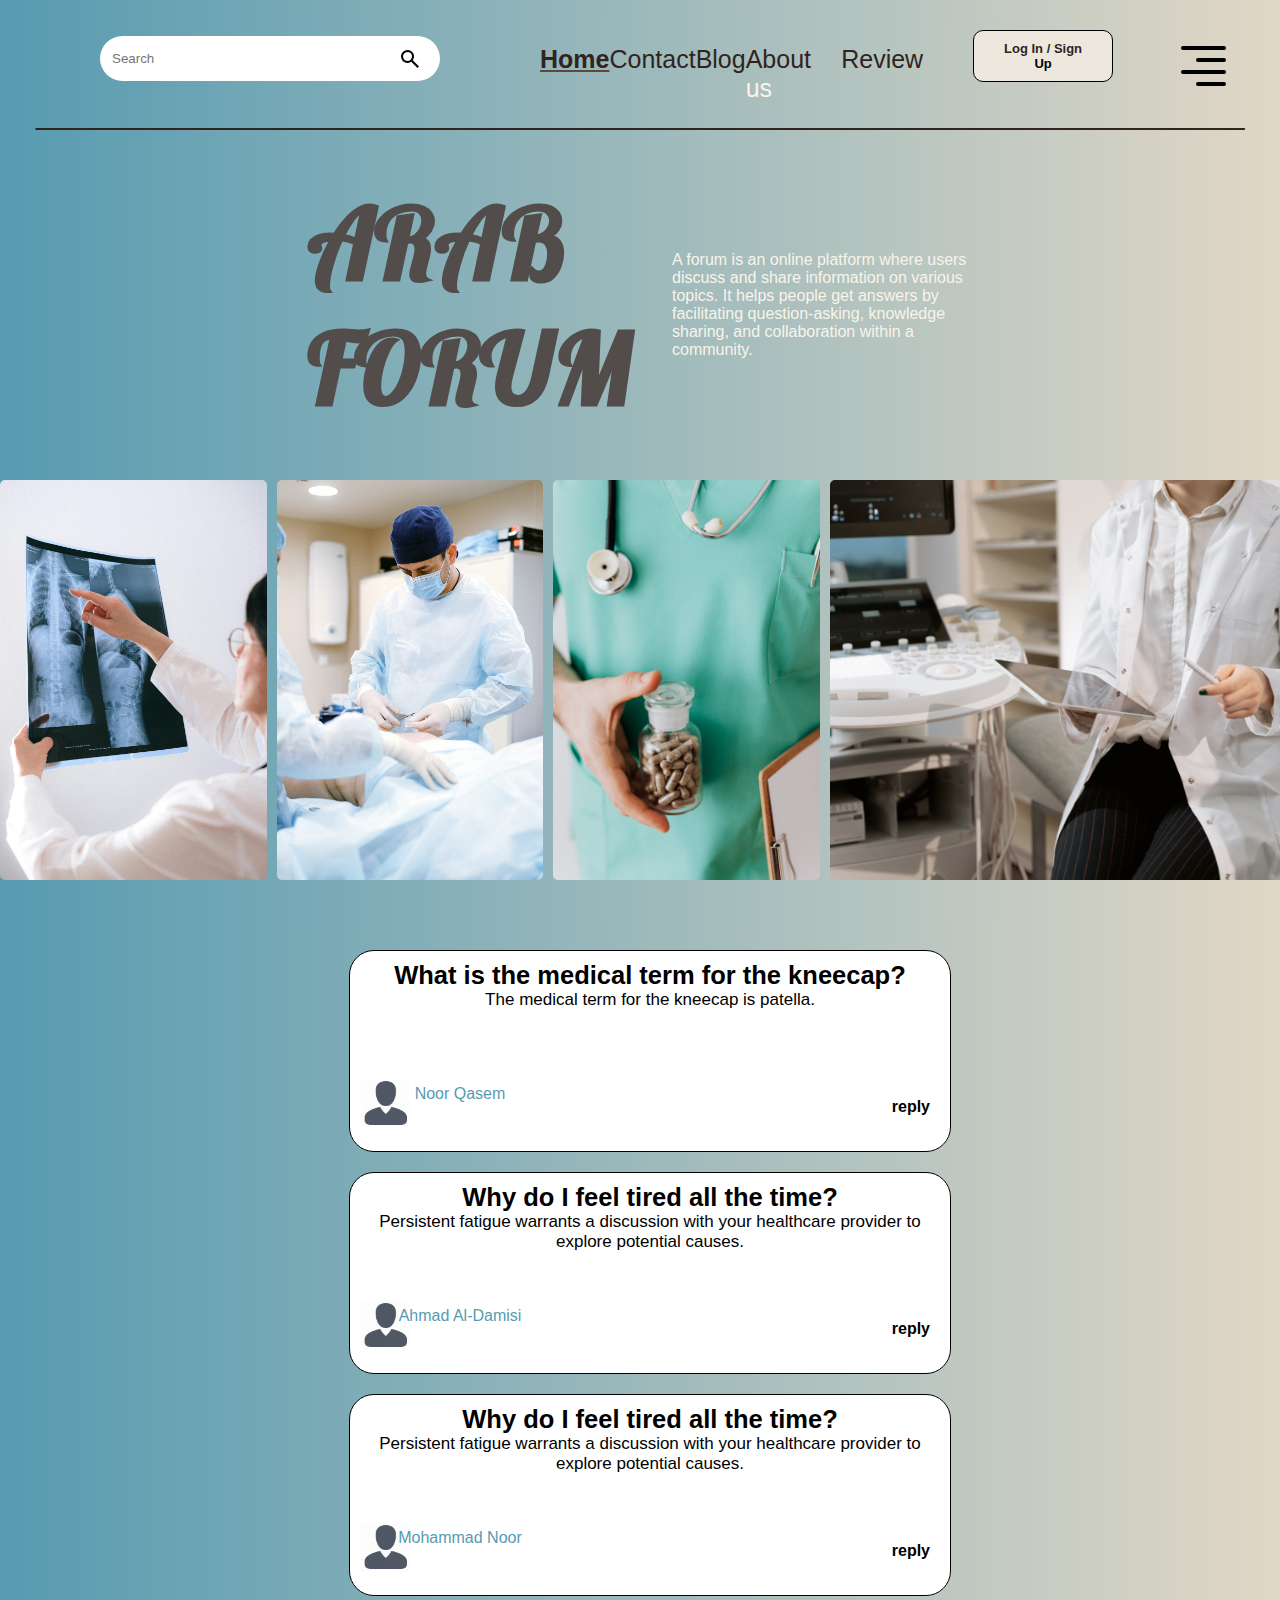
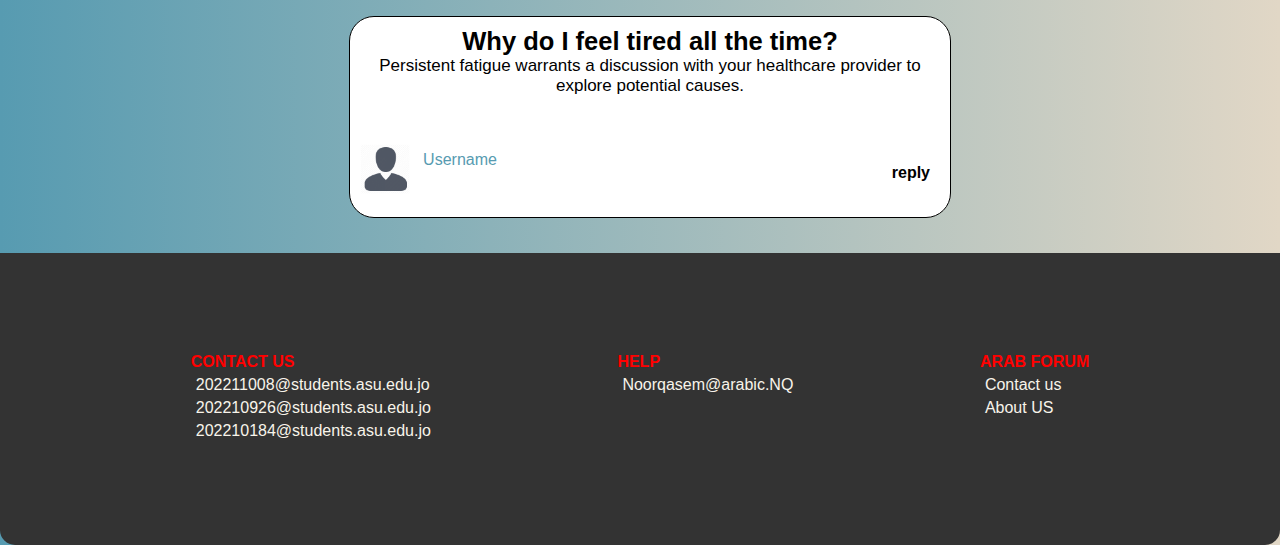
<file: index.html>
<!DOCTYPE html>
<html lang="en">
  <head>
    <meta charset="UTF-8" />
    <meta name="viewport" content="width=device-width, initial-scale=1.0" />
    <title>index</title>
    <link rel="stylesheet" href="index.css" />
  </head>

  <body>
    <div class="flexbox-container">
      <div class="flexbox-item flexbox-item-1">
        <a class="website-name">
          <div class="search">
            <input class="in" placeholder="Search" type="search" />
            <img
              style="width: 24px; height: 24px"
              class="searchicon"
              src="search_FILL0_wght400_GRAD0_opsz24.png"
              alt=""
            />
          </div>
        </a>
      </div>
      <div class="flexbox-item flexbox-item-2">
        <nav>
          <a href="index.html" class="current-page">Home</a>
          <a href="contact.html" class="cheek">Contact</a>
          <a href="blog.html" class="cheek">Blog</a>
          <a href="about.html" class="cheek">About us</a>
          <a href="review.html" class="cheek">Review</a>
        </nav>
      </div>
      <div class="flexbox-item flexbox-item-3">
        <a href="longin.html" class="login-button">Log In / Sign Up</a>
      </div>
      <div class="flexbox-item flexbox-item-4" onclick="toggleSideMenu()">
        <div class="hamburger-menu">
          <div class="bar1"></div>
          <div class="bar2"></div>
          <div class="bar1"></div>
          <div class="bar2"></div>
        </div>
      </div>
    </div>
    <div class="Divider"></div>
    <!-- <h1 style="color: #524D4B; font-size: 104px;">PROJECTS</h1> -->

    <div class="flexbox-container2">
      <div class="flexbox-item2 flexbox-item2-1">
        <h1>ARAB FORUM</h1>
      </div>
      <div class="flexbox-item2 flexbox-item2-2">
        <p>
          A forum is an online platform where users discuss and share
          information on various topics. It helps people get answers by
          facilitating question-asking, knowledge sharing, and collaboration
          within a community.
        </p>
      </div>
    </div>

    <div class="scroll-container">
      <div class="scroll-content">
        <img src="Pic(0).jpg" alt="Pic 0" />
        <img src="Pic(1).jpg" alt="Pic 1" />
        <img src="Pic(2).jpg" alt="Pic 2" />
        <img src="Pic(3).jpg" alt="Pic 3" />
        <img src="Pic(4).jpg" alt="Pic 4" />
        <img src="Pic(5).jpg" alt="Pic 5" />
        <img src="Pic(6).jpg" alt="Pic 6" />
        <img src="Pic(7).jpg" alt="Pic 7" />
        <img src="Pic(0).jpg" alt="Pic 0" />
        <img src="Pic(1).jpg" alt="Pic 1" />
        <img src="Pic(2).jpg" alt="Pic 2" />
        <img src="Pic(3).jpg" alt="Pic 3" />
        <img src="Pic(4).jpg" alt="Pic 4" />
        <img src="Pic(5).jpg" alt="Pic 5" />
        <img src="Pic(6).jpg" alt="Pic 6" />
        <img src="Pic(7).jpg" alt="Pic 7" />
      </div>
    </div>

    <div class="gg">
      <div class="d1">
        <!--is a forum which help you to  -->
        <div class="text">
          <h2>What is the medical term for the kneecap?</h2>
          <p>The medical term for the kneecap is patella.</p>
          <br />
        </div>
        <p class="username">Noor Qasem</p>
        <a href="reply.html"><p class="reply" style="color: #000">reply</p></a>
        <a href="profile.html"
          ><div class="image">
            <img src="user-login-icon-14.png" alt="Notfound" />
          </div>
        </a>
      </div>
      <div class="d1">
        <div class="text">
          <h2>Why do I feel tired all the time?</h2>
          <p>
            Persistent fatigue warrants a discussion with your healthcare
            provider to explore potential causes.
          </p>
        </div>
        <p class="username">Ahmad Al-Damisi</p>
        <a href="reply.html"><p class="reply" style="color: #000">reply</p></a>
        <a href="profile.html"
          ><div class="image">
            <img src="user-login-icon-14.png" alt="Notfound" />
          </div>
        </a>
      </div>
      <div class="d1">
        <div class="text">
          <h2>Why do I feel tired all the time?</h2>
          <p>
            Persistent fatigue warrants a discussion with your healthcare
            provider to explore potential causes.
          </p>
        </div>
        <p class="username">Mohammad Noor</p>
        <a href="reply.html"><p class="reply" style="color: #000">reply</p></a>
        <a href="profile.html"
          ><div class="image">
            <img src="user-login-icon-14.png" alt="Notfound" />
          </div>
        </a>
      </div>
      <div class="d1">
        <div class="text">
          <h2>Why do I feel tired all the time?</h2>
          <p>
            Persistent fatigue warrants a discussion with your healthcare
            provider to explore potential causes.
          </p>
        </div>
        <p class="username">Username</p>
        <a href="reply.html"><p class="reply" style="color: #000">reply</p></a>
        <a href="profile.html"
          ><div class="image">
            <img src="user-login-icon-14.png" alt="Notfound" />
          </div>
        </a>
      </div>
    </div>

    <div id="side-menu" class="side-menu-right" style="color: aliceblue;">
      <button id="close-btn" onclick="toggleSideMenu()">&times;</button>
      <a href="Home.html" onclick="navigateTo('home')" style=" color:    aliceblue;">Home</a>
      <a href="contact.html" onclick="navigateTo('contact') " style="color: aliceblue;">Contact</a>
      <a href="blog.html" onclick="navigateTo('blog')" style="color: aliceblue;">Blog</a>
      <a href="about.html" onclick="navigateTo('about')" style="color: aliceblue;">About us</a>
      <!-- Add more links as needed -->
    </div>
    <footer class="Footer_n">
      <div class="Footer_contact" >
        <h4>Contact us</h4>
        <p class="Footer_Email"id="cleckf">202211008@students.asu.edu.jo</p>
        <p class="Footer_Email" id="cleckf">202210926@students.asu.edu.jo</p>
        <p class="Footer_Email" id="cleckf">202210184@students.asu.edu.jo</p>
      </div>
      <div class="Footer_contact">
        <h4>Help</h4>
        <p class="Footer_Email1" id="cleckf">Noorqasem@arabic.NQ</p>
        <p class="Footer_Email1"><br /></p>
        <p class="Footer_Email1"><br /></p>
      </div>
      <div class="Footer_contact">
        <h4>Arab Forum</h4>
        <p class="Footer_Email2">Contact us</p>
        <p class="Footer_Email2">About US</p>
        <p class="Footer_Email2"><br /></p>
      </div>
    </footer>

    <script>
      document.getElementById("cleckf").onmouseover = function () {mouseOver()};
      document.getElementById("cleckf").onmouseout = function() {mouseOut()};

      function mouseOver() {
        document.getElementById("cleckf").style.color = "red";
      }
      function mouseOut() {
        document.getElementById("cleckf").style.color = "white";
      }

      function toggleSideMenu() {
        var sideMenu = document.getElementById("side-menu");
        var mainContent = document.getElementById("main");
 
        if (sideMenu.style.width === "250px") {
          sideMenu.style.width = "0";
          mainContent.style.marginLeft = "0";
       
        } else {
          sideMenu.style.width = "250px";
          mainContent.style.marginLeft = "250px";
        }
      }

      function closeSideMenu() {
        document.getElementById("side-menu").style.color = "white";
        document.getElementById("main").style.color = "white"; 
            document.getElementById("side-menu").style.width = " 0";
        document.getElementById("main").style.marginLeft = "0";
      }

      function navigateTo(page) {
        document.getElementById("page").style.color="white";
        // You can add logic to navigate to different pages here
        // For now, let's just change the content in the main div
        document.getElementById(
          "main"
        ).innerHTML = `<p>Welcome to ${page} page!</p>`;
        closeSideMenu();
      }
    </script>
  </body>
</html>
</file>
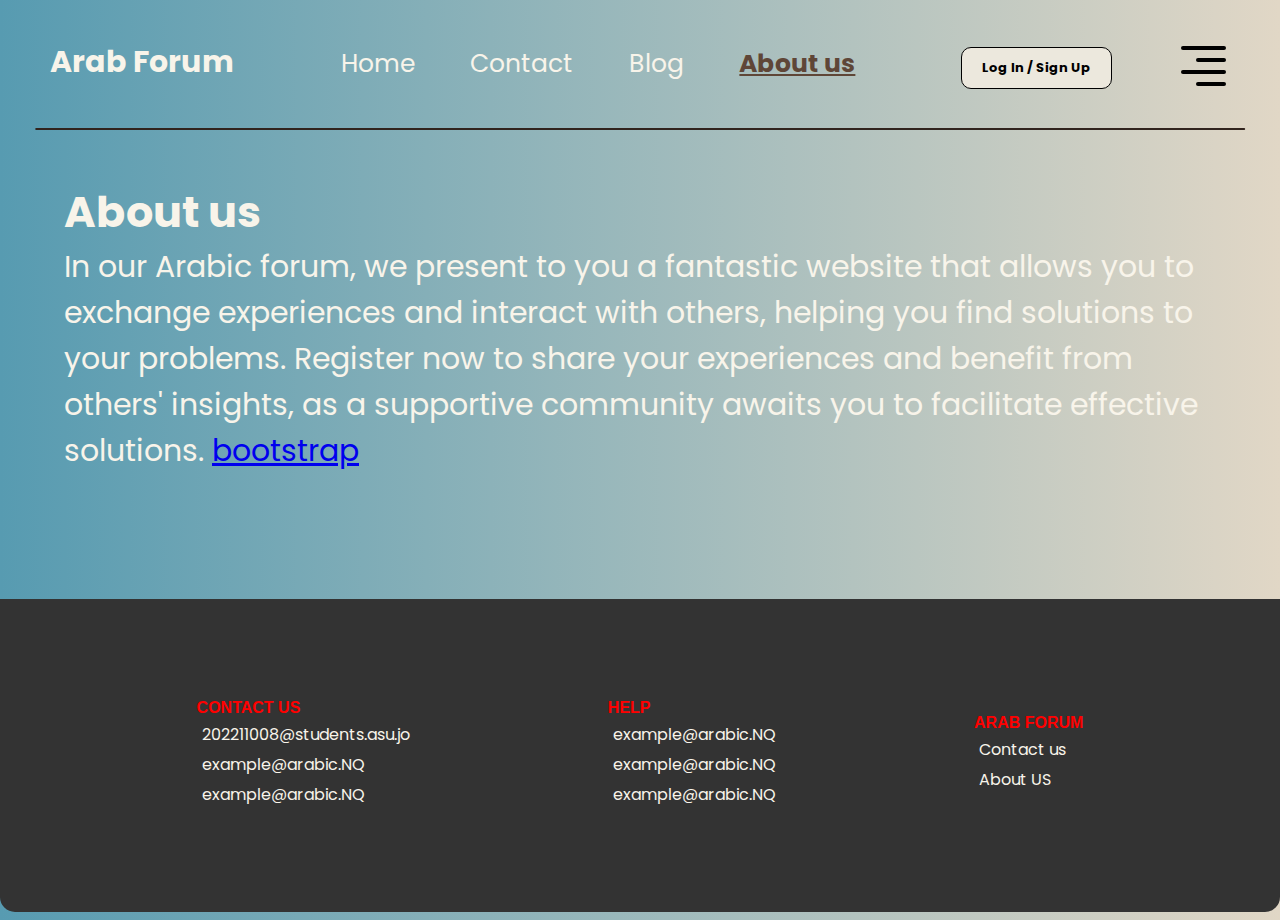
<file: about.html>
<!DOCTYPE html>
<html lang="en">
  <head>
    <meta charset="UTF-8" />
    <meta name="viewport" content="width=device-width, initial-scale=1.0" />
    <title>About us</title>
    <link rel="stylesheet" href="about.css" />
  </head>

  <body>
    <div class="flexbox-container">
      <div class="flexbox-item flexbox-item-1">
        <a href="index.html" class="website-name">Arab Forum</a>
      </div>
      <div class="flexbox-item flexbox-item-2">
        <nav>
          <a href="index.html" class="cheek">Home</a>
          <a href="contact.html" class="cheek">Contact</a>
          <a href="blog.html" class="cheek">Blog</a>
          <a href="about.html" class="current-page">About us</a>
        </nav>
      </div>
      <div class="flexbox-item flexbox-item-3">
        <a href="longin.html" class="login-button">Log In / Sign Up</a>
      </div>
      <div class="flexbox-item flexbox-item-4">
        <div class="hamburger-menu">
          <div class="bar1"></div>
          <div class="bar2"></div>
          <div class="bar1"></div>
          <div class="bar2"></div>
          <!-- The invisible box-shaped link -->
          <div class="invisible-box">
            <a href="" class="invisible-link"></a>
          </div>
        </div>
      </div>
    </div>
    <div class="Divider"></div>
    <div class="aboutus">
      <h1>About us</h1>
      <p>
        In our Arabic forum, we present to you a fantastic website that allows
        you to exchange experiences and interact with others, helping you find
        solutions to your problems. Register now to share your experiences and
        benefit from others' insights, as a supportive community awaits you to
        facilitate effective solutions.

        <a href="bootstrap.html">bootstrap</a>
      </p>
    </div>
    <br /><br /><br /><br /><br />
    <footer class="Footer_n">
      <div class="Footer_contact">
        <h4>Contact us</h4>
        <p class="Footer_Email">202211008@students.asu.jo</p>
        <p class="Footer_Email">example@arabic.NQ</p>
        <p class="Footer_Email">example@arabic.NQ</p>
      </div>
      <div class="Footer_contact">
        <h4>Help</h4>
        <p class="Footer_Email1">example@arabic.NQ</p>
        <p class="Footer_Email1">example@arabic.NQ</p>
        <p class="Footer_Email1">example@arabic.NQ</p>
      </div>
      <div class="Footer_contact">
        <h4>Arab Forum</h4>
        <p class="Footer_Email2">Contact us</p>
        <p class="Footer_Email2">About US</p>
      </div>
    </footer>
  </body>
</html>
</file>
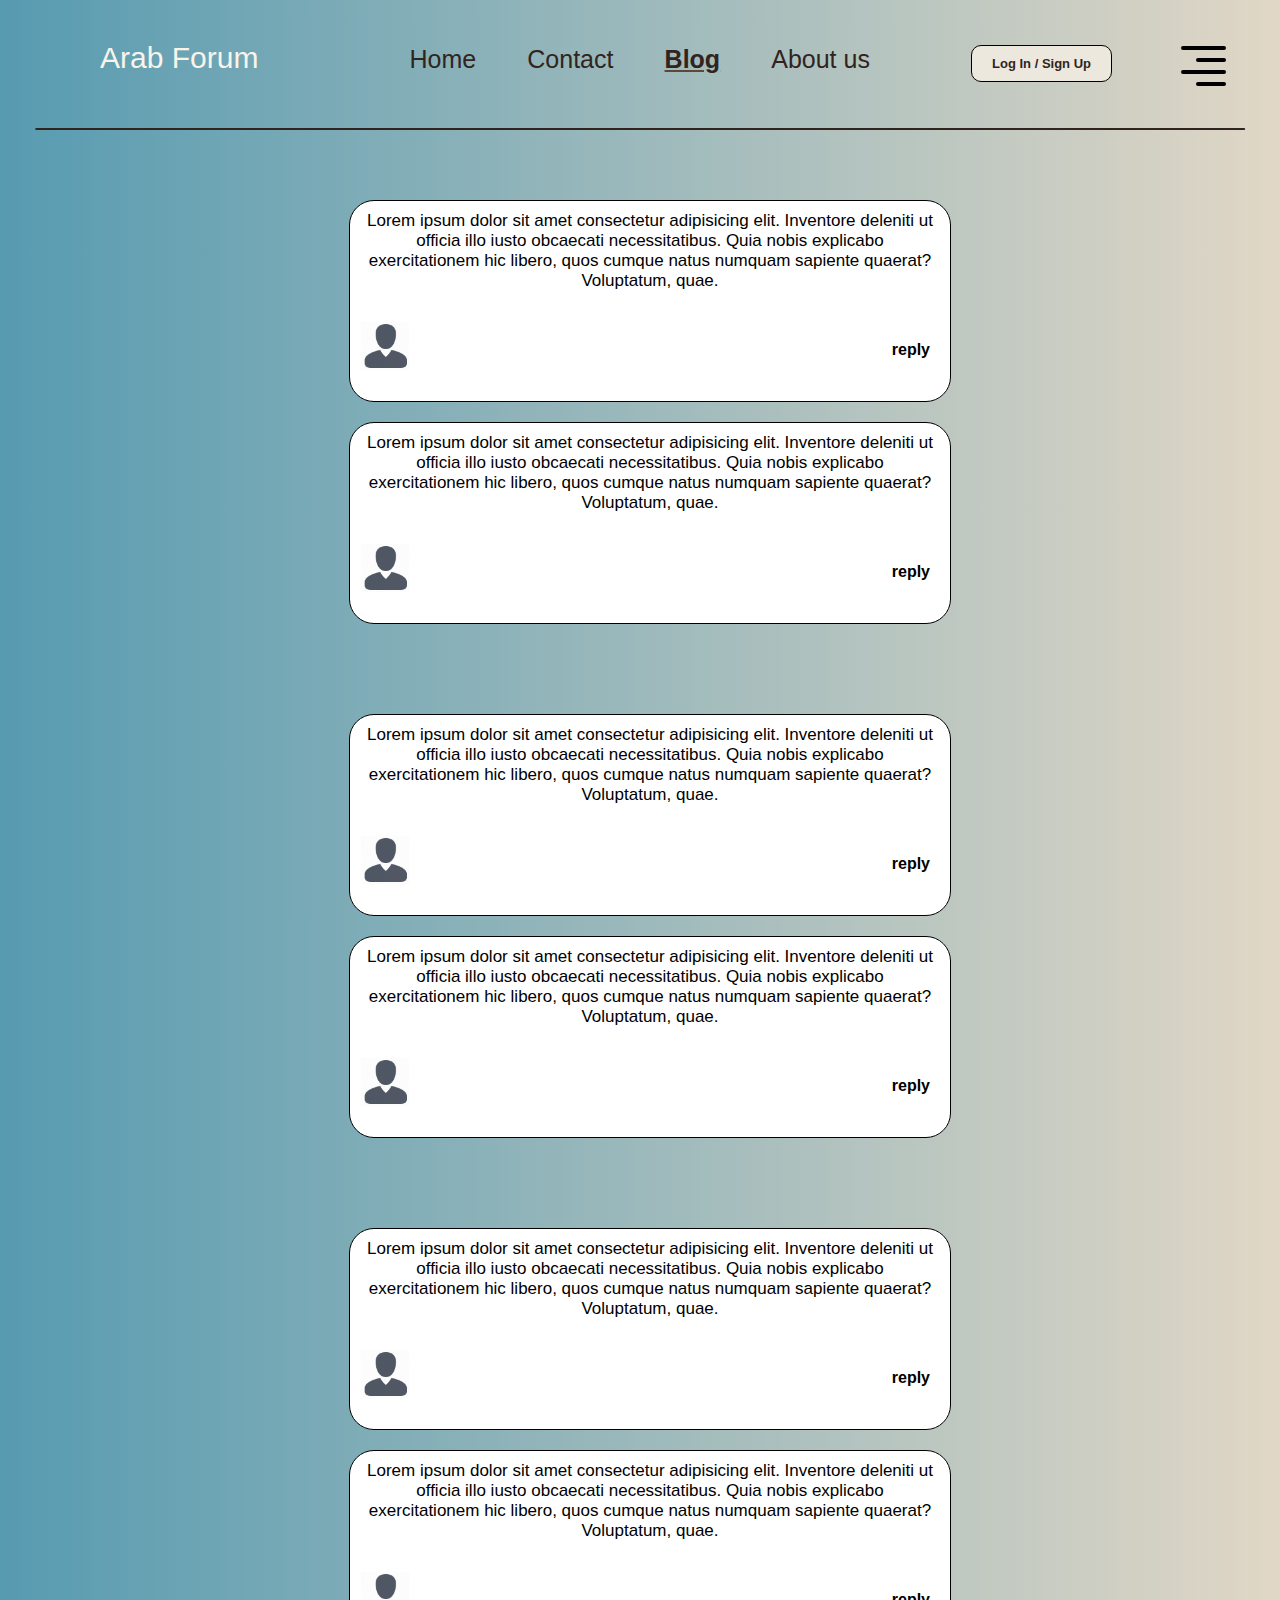
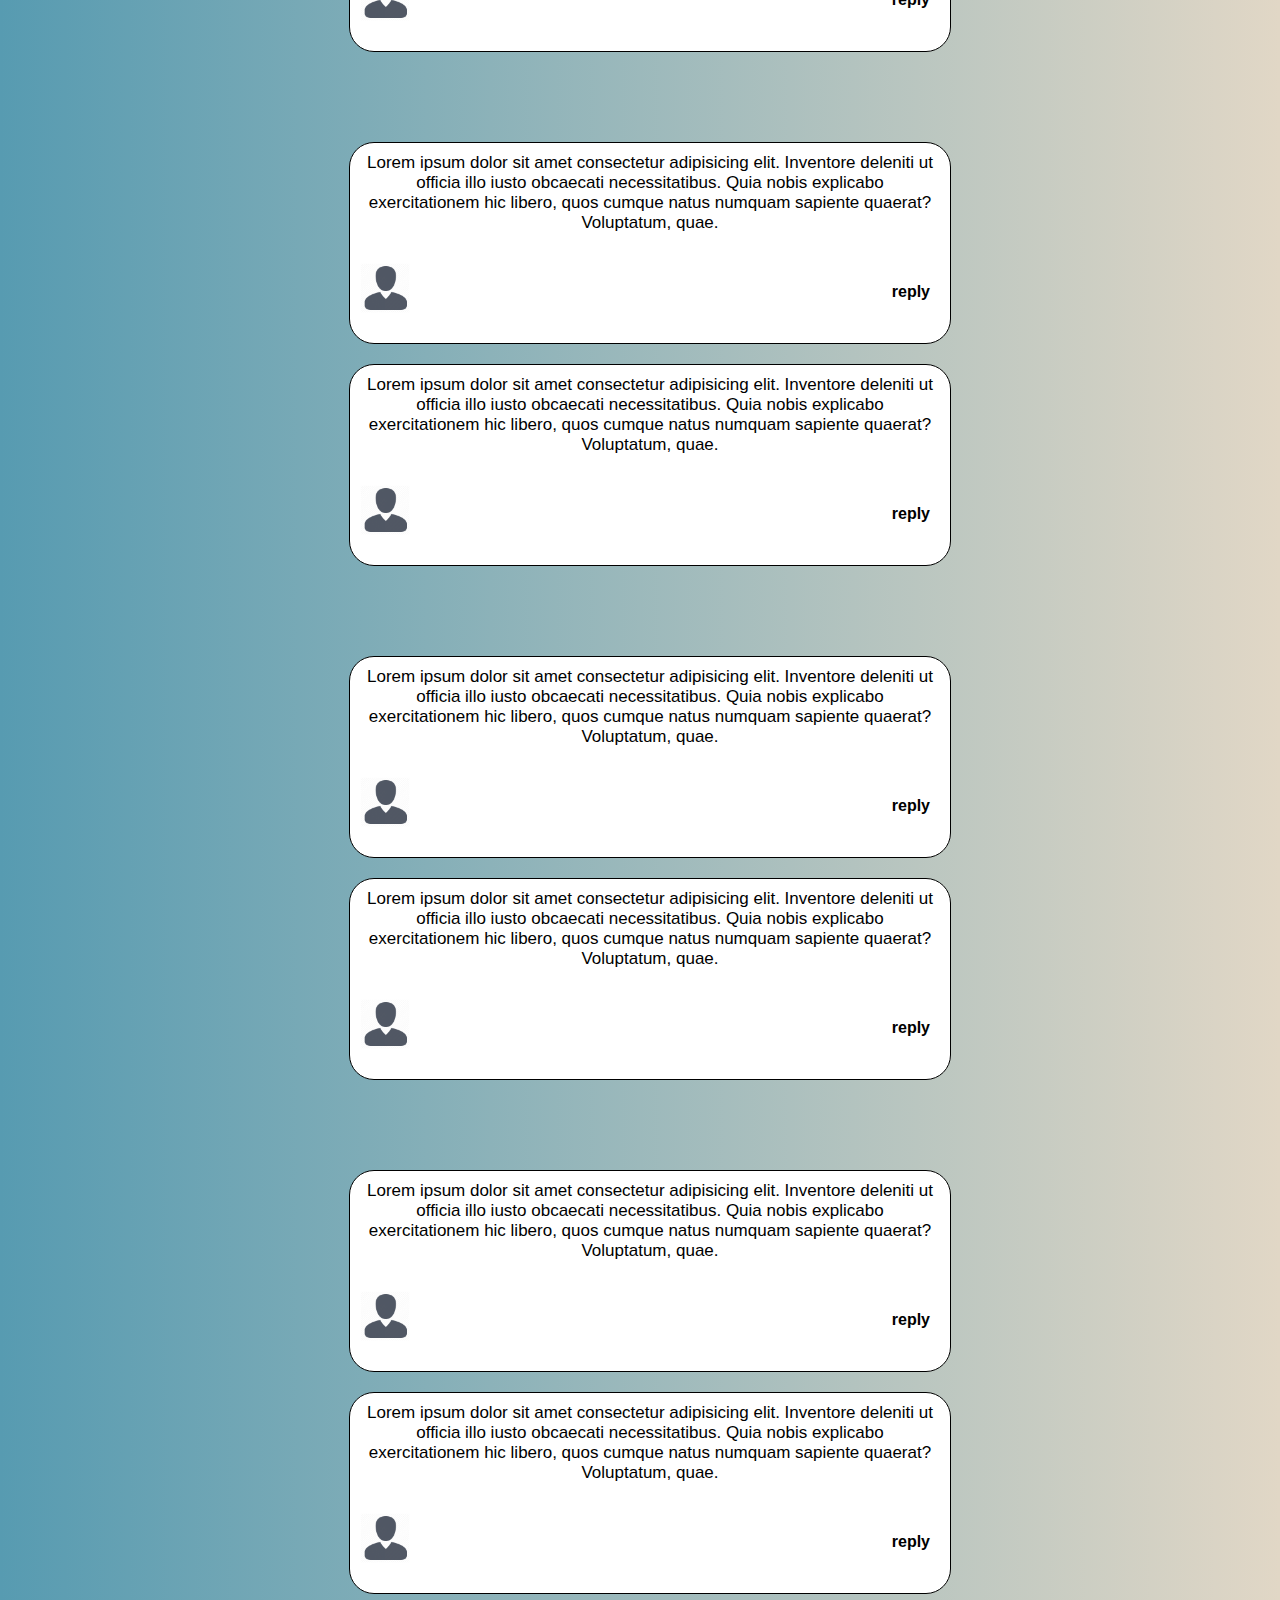
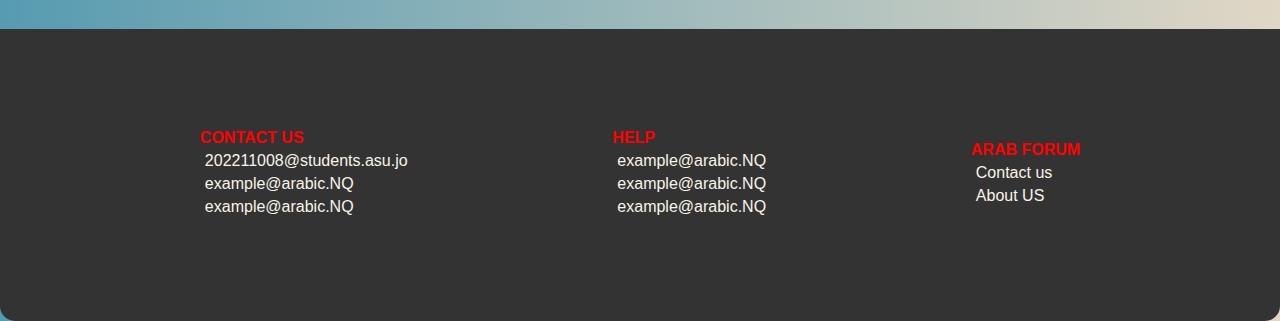
<file: blog.html>
<!DOCTYPE html>
<html lang="en">
  <head>
    <meta charset="UTF-8" />
    <meta name="viewport" content="width=device-width, initial-scale=1.0" />
    <title>Home</title>
    <link rel="stylesheet" href="index.css" />
  </head>

  <body>
    <div class="flexbox-container">
      <div class="flexbox-item flexbox-item-1">
        <a href="index.html" class="website-name">Arab Forum</a>
      </div>
      <div class="flexbox-item flexbox-item-2">
        <nav>
          <a href="index.html" class="cheek">Home</a>
          <a href="contact.html" class="cheek">Contact</a>
          <a href="blog.html" class="current-page">Blog</a>
          <a href="about.html" class="cheek">About us</a>
        </nav>
      </div>
      <div class="flexbox-item flexbox-item-3">
        <a href="longin.html" class="login-button">Log In / Sign Up</a>
      </div>
      <div class="flexbox-item flexbox-item-4">
        <div class="hamburger-menu">
          <div class="bar1"></div>
          <div class="bar2"></div>
          <div class="bar1"></div>
          <div class="bar2"></div>
          <!-- The invisible box-shaped link -->
          <div class="invisible-box">
            <a href="" class="invisible-link"></a>
          </div>
        </div>
      </div>
    </div>
    <div class="Divider"></div>

    <div class="gg">
      <div class="d1">
        <div class="text">
          Lorem ipsum dolor sit amet consectetur adipisicing elit. Inventore
          deleniti ut officia illo iusto obcaecati necessitatibus. Quia nobis
          explicabo exercitationem hic libero, quos cumque natus numquam
          sapiente quaerat? Voluptatum, quae.
        </div>
        <p class="reply" style="color: #000">reply</p>

        <a href="profile.html">
          <div class="image">
            <img
              src="user-login-icon-14.png"
              alt="Notfound"
            />
          </div>
        </a>
      </div>
      <div class="d1">
        <div class="text">
          Lorem ipsum dolor sit amet consectetur adipisicing elit. Inventore
          deleniti ut officia illo iusto obcaecati necessitatibus. Quia nobis
          explicabo exercitationem hic libero, quos cumque natus numquam
          sapiente quaerat? Voluptatum, quae.
        </div>
        <p class="reply" style="color: #000">reply</p>
        <a href="profile.html"
          ><div class="image">
            <img
              src="user-login-icon-14.png"
              alt="Notfound"
            />
          </div>
        </a>
      </div>
    </div>

    <div class="gg">
      <div class="d1">
        <div class="text">
          Lorem ipsum dolor sit amet consectetur adipisicing elit. Inventore
          deleniti ut officia illo iusto obcaecati necessitatibus. Quia nobis
          explicabo exercitationem hic libero, quos cumque natus numquam
          sapiente quaerat? Voluptatum, quae.
        </div>
        <p class="reply" style="color: #000">reply</p>
        <a href="profile.html">
          <div class="image">
            <img
              src="user-login-icon-14.png"
              alt="Notfound"
            />
          </div>
        </a>
      </div>
      <div class="d1">
        <div class="text">
          Lorem ipsum dolor sit amet consectetur adipisicing elit. Inventore
          deleniti ut officia illo iusto obcaecati necessitatibus. Quia nobis
          explicabo exercitationem hic libero, quos cumque natus numquam
          sapiente quaerat? Voluptatum, quae.
        </div>
        <p class="reply" style="color: #000">reply</p>
        <a href="profile.html"
          ><div class="image">
            <img
              src="user-login-icon-14.png"
              alt="Notfound"
            />
          </div>
        </a>
      </div>
    </div>

    <div class="gg">
      <div class="d1">
        <div class="text">
          Lorem ipsum dolor sit amet consectetur adipisicing elit. Inventore
          deleniti ut officia illo iusto obcaecati necessitatibus. Quia nobis
          explicabo exercitationem hic libero, quos cumque natus numquam
          sapiente quaerat? Voluptatum, quae.
        </div>
        <p class="reply" style="color: #000">reply</p>
        <a href="profile.html">
          <div class="image">
            <img
              src="user-login-icon-14.png"
              alt="Notfound"
            />
          </div>
        </a>
      </div>
      <div class="d1">
        <div class="text">
          Lorem ipsum dolor sit amet consectetur adipisicing elit. Inventore
          deleniti ut officia illo iusto obcaecati necessitatibus. Quia nobis
          explicabo exercitationem hic libero, quos cumque natus numquam
          sapiente quaerat? Voluptatum, quae.
        </div>
        <p class="reply" style="color: #000">reply</p>
        <a href="profile.html"
          ><div class="image">
            <img
              src="user-login-icon-14.png"
              alt="Notfound"
            />
          </div>
        </a>
      </div>
    </div>

    <div class="gg">
      <div class="d1">
        <div class="text">
          Lorem ipsum dolor sit amet consectetur adipisicing elit. Inventore
          deleniti ut officia illo iusto obcaecati necessitatibus. Quia nobis
          explicabo exercitationem hic libero, quos cumque natus numquam
          sapiente quaerat? Voluptatum, quae.
        </div>
        <p class="reply" style="color: #000">reply</p>
        <a href="profile.html">
          <div class="image">
            <img
              src="user-login-icon-14.png"
              alt="Notfound"
            />
          </div>
        </a>
      </div>
      <div class="d1">
        <div class="text">
          Lorem ipsum dolor sit amet consectetur adipisicing elit. Inventore
          deleniti ut officia illo iusto obcaecati necessitatibus. Quia nobis
          explicabo exercitationem hic libero, quos cumque natus numquam
          sapiente quaerat? Voluptatum, quae.
        </div>
        <p class="reply" style="color: #000">reply</p>
        <a href="profile.html"
          ><div class="image">
            <img
              src="user-login-icon-14.png"
              alt="Notfound"
            />
          </div>
        </a>
      </div>
    </div>

    <div class="gg">
      <div class="d1">
        <div class="text">
          Lorem ipsum dolor sit amet consectetur adipisicing elit. Inventore
          deleniti ut officia illo iusto obcaecati necessitatibus. Quia nobis
          explicabo exercitationem hic libero, quos cumque natus numquam
          sapiente quaerat? Voluptatum, quae.
        </div>
        <p class="reply" style="color: #000">reply</p>
        <a href="profile.html">
          <div class="image">
            <img
              src="user-login-icon-14.png"
              alt="Notfound"
            />
          </div>
        </a>
      </div>
      <div class="d1">
        <div class="text">
          Lorem ipsum dolor sit amet consectetur adipisicing elit. Inventore
          deleniti ut officia illo iusto obcaecati necessitatibus. Quia nobis
          explicabo exercitationem hic libero, quos cumque natus numquam
          sapiente quaerat? Voluptatum, quae.
        </div>
        <p class="reply" style="color: #000">reply</p>
        <a href="profile.html"
          ><div class="image">
            <img
              src="user-login-icon-14.png"
              alt="Notfound"
            />
          </div>
        </a>
      </div>
    </div>

    <div class="gg">
      <div class="d1">
        <div class="text">
          Lorem ipsum dolor sit amet consectetur adipisicing elit. Inventore
          deleniti ut officia illo iusto obcaecati necessitatibus. Quia nobis
          explicabo exercitationem hic libero, quos cumque natus numquam
          sapiente quaerat? Voluptatum, quae.
        </div>
        <p class="reply" style="color: #000">reply</p>
        <a href="profile.html">
          <div class="image">
            <img
              src="user-login-icon-14.png"
              alt="Notfound"
            />
          </div>
        </a>
      </div>
      <div class="d1">
        <div class="text">
          Lorem ipsum dolor sit amet consectetur adipisicing elit. Inventore
          deleniti ut officia illo iusto obcaecati necessitatibus. Quia nobis
          explicabo exercitationem hic libero, quos cumque natus numquam
          sapiente quaerat? Voluptatum, quae.
        </div>
        <p class="reply" style="color: #000">reply</p>
        <a href="profile.html"
          ><div class="image">
            <img
              src="user-login-icon-14.png"
              alt="Notfound"
            />
          </div>
        </a>
      </div>
    </div>
    <footer class="Footer_n">
        <div class="Footer_contact">
          <h4>Contact us</h4>
          <p class="Footer_Email">202211008@students.asu.jo</p>
          <p class="Footer_Email">example@arabic.NQ</p>
          <p class="Footer_Email">example@arabic.NQ</p>
        </div>
        <div class="Footer_contact">
          <h4>Help</h4>
          <p class="Footer_Email1">example@arabic.NQ</p>
          <p class="Footer_Email1">example@arabic.NQ</p>
          <p class="Footer_Email1">example@arabic.NQ</p>
        </div>
        <div class="Footer_contact">
          <h4>Arab Forum</h4>
          <p class="Footer_Email2">Contact us</p>
          <p class="Footer_Email2">About US</p>
        </div>
      </footer>
  

  </body>
</html>
</file>
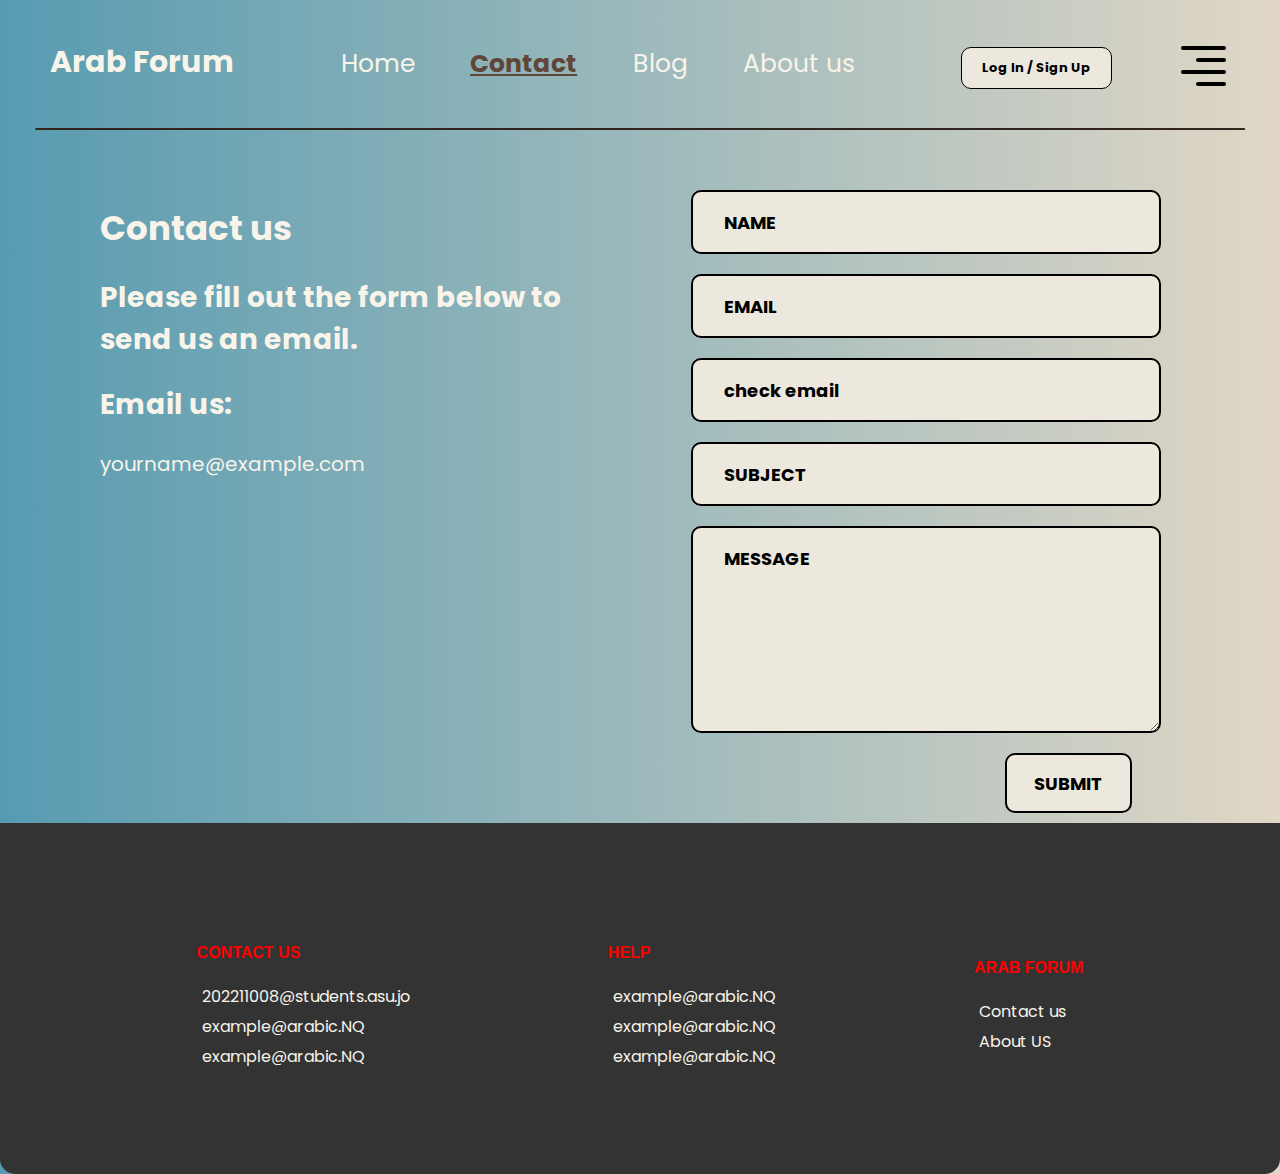
<file: contact.html>
<!DOCTYPE html>
<html lang="en">
  <head>
    <meta charset="UTF-8" />
    <meta name="viewport" content="width=device-width, initial-scale=1.0" />
    <title>Contact</title>
    <link rel="stylesheet" href="contact.css" />
  </head>

  <body>
    <div class="flexbox-container">
      <div class="flexbox-item flexbox-item-1">
        <a href="index.html" class="website-name">Arab Forum</a>
      </div>
      <div class="flexbox-item flexbox-item-2">
        <nav>
          <a href="index.html" class="cheek">Home</a>
          <a href="contact.html" class="current-page">Contact</a>
          <a href="blog.html" class="cheek">Blog</a>
          <a href="about.html" class="cheek">About us</a>
        </nav>
      </div>
      <div class="flexbox-item flexbox-item-3">
        <a href="longin.html" class="login-button">Log In / Sign Up</a>
      </div>
      <div class="flexbox-item flexbox-item-4">
        <div class="hamburger-menu">
          <div class="bar1"></div>
          <div class="bar2"></div>
          <div class="bar1"></div>
          <div class="bar2"></div>
          <!-- The invisible box-shaped link -->
          <div class="invisible-box">
            <a href="" class="invisible-link"></a>
          </div>
        </div>
      </div>
    </div>
    <div class="Divider"></div>
    <div class="flexbox-container2">
      <div class="flexbox-item2 flexbox-item2-1">
        <h1>Contact us</h1>
        <h2>Please fill out the form below to send us an email.</h2>

        <h2>Email us:</h2>
        <p>
          <a href="mailto:yourname@example.com" class="email"
            >yourname@example.com</a
          >
        </p>
      </div>
      <div class="flexbox-item2 flexbox-item2-2">
        <form onsubmit="myFunction(),check()">
          <input type="text" name="Name" id="name" placeholder="NAME" />
          <input type="email" name="Email" id="email" placeholder="EMAIL" />
          <input type="email" name="Email" id="email1" placeholder="check email" />
          <input
            type="text"
            name="Subject"
            id="subject"
            placeholder="SUBJECT"
          />
          <textarea
            name="Message"
            id="message"
            placeholder="MESSAGE"
          ></textarea>
          <input type="submit" name="submit" id="submit" value="SUBMIT" />
        </form>
      </div>
    </div>
    <footer class="Footer_n">
      <div class="Footer_contact">
        <h4>Contact us</h4>
        <p class="Footer_Email">202211008@students.asu.jo</p>
        <p class="Footer_Email">example@arabic.NQ</p>
        <p class="Footer_Email">example@arabic.NQ</p>
      </div>
      <div class="Footer_contact">
        <h4>Help</h4>
        <p class="Footer_Email1">example@arabic.NQ</p>
        <p class="Footer_Email1">example@arabic.NQ</p>
        <p class="Footer_Email1">example@arabic.NQ</p>
      </div>
      <div class="Footer_contact">
        <h4>Arab Forum</h4>
        <p class="Footer_Email2">Contact us</p>
        <p class="Footer_Email2">About US</p>
      </div>
    </footer>

    <script>
      var email1 = document.getElementById("email").value;
      var email2 = document.getElementById("email1").value;

      function check() {
        email1 = document.getElementById("email").value;
        email2 = document.getElementById("email1").value;
        if (email1 == email2) {
          alert("correct");
        } else {
          alert("try again");
        }
      }
      function myFunction() {
        var nameValue = document.getElementById("name").value;
        var emailValue = document.getElementById("email").value;
        var subjectValue = document.getElementById("subject").value;
        var messageValue = document.getElementById("message").value;
        //   if(document.getElementById("submit").onclick){}
        //   document.getElementById("demo").innerHTML = "<b>your message: </b>" + x;

        alert(
          "Name: " +
            nameValue +
            "\nEmail: " +
            emailValue +
            "\nSubject: " +
            subjectValue +
            "\nMessage: " +
            messageValue
        );
      }
    </script>
  </body>
</html>
</file>
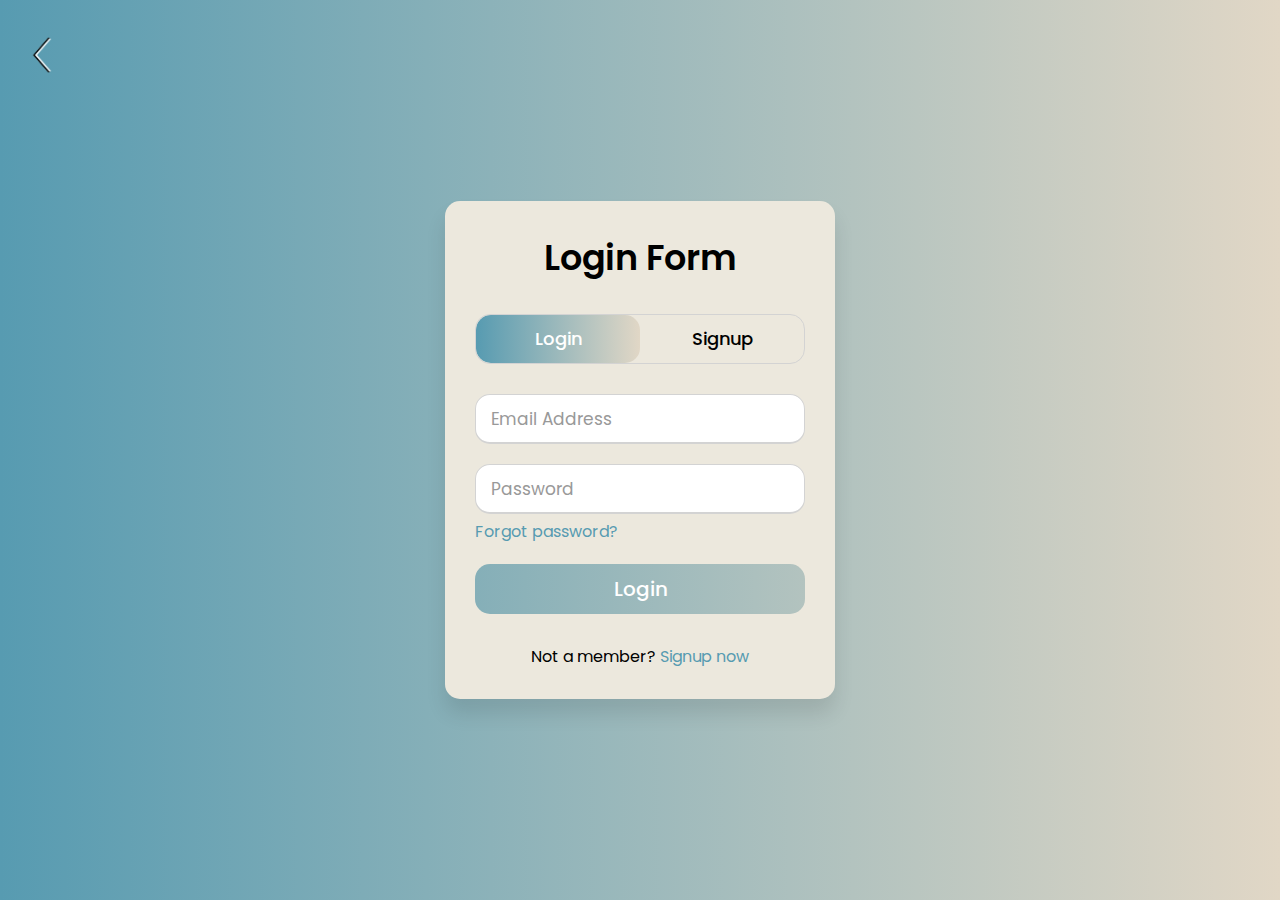
<file: longin.html>
<!DOCTYPE html>
<html lang="en">

<head>
    <meta charset="UTF-8">
    <meta name="viewport" content="width=device-width, initial-scale=1.0">
    <title>Login/Signup</title>
    <link rel="stylesheet" href="login.css">
    <script src="login.js"></script>
</head>

<body>
    <div class="gg">
    <a href="index.html"><div class="Arrow">
        <img style="height: 50%; width: 30%;" src="ydDD9hnRfzi.png" alt="">
    </div></a>

         </div>
        <div class="flexbox-item flexbox-item-4">
            <div class="hamburger-menu">
                <div class="bar1"></div>
                <div class="bar2"></div>
                <div class="bar1"></div>
                <div class="bar2"></div>
                <!-- The invisible box-shaped link -->
                <div class="invisible-box">
                    <a href="" class="invisible-link"></a>
                </div>
            </div>
        </div>
    </div>
    <div class="Divider"></div>
    <div class="wrapper">
        <div class="title-text">
            <div class="title login">Login Form</div>
            <div class="title signup">Signup Form</div>
        </div>
        <div class="form-container">
            <div class="slide-controls">
                <input type="radio" name="slide" id="login" checked>
                <input type="radio" name="slide" id="signup">
                <label for="login" class="slide login">Login</label>
                <label for="signup" class="slide signup">Signup</label>
                <div class="slider-tab"></div>
            </div>
            <div class="form-inner">
                <form action="#" class="login">
                    <div class="field">
                        <input type="text" placeholder="Email Address" required>
                    </div>
                    <div class="field">
                        <input type="password" placeholder="Password" required>
                    </div>
                    <div class="pass-link"><a href="#">Forgot password?</a></div>
                    <div class="field btn">
                        <div class="btn-layer"></div>
                        <input type="submit" value="Login">
                    </div>
                    <div class="signup-link">Not a member? <a href="">Signup now</a></div>
                </form>
                <form action="#" class="signup">
                    <div class="field">
                        <input type="text" placeholder="Email Address" required>
                    </div>
                    <div class="field">
                        <input type="password" placeholder="Password" required>
                    </div>
                    <div class="field">
                        <input type="password" placeholder="Confirm password" required>
                    </div>
                    <div class="field btn">
                        <div class="btn-layer"></div>
                        <input type="submit" value="Signup">
                    </div>
                </form>
            </div>
        </div>
    </div>
</body>

</html>
</file>
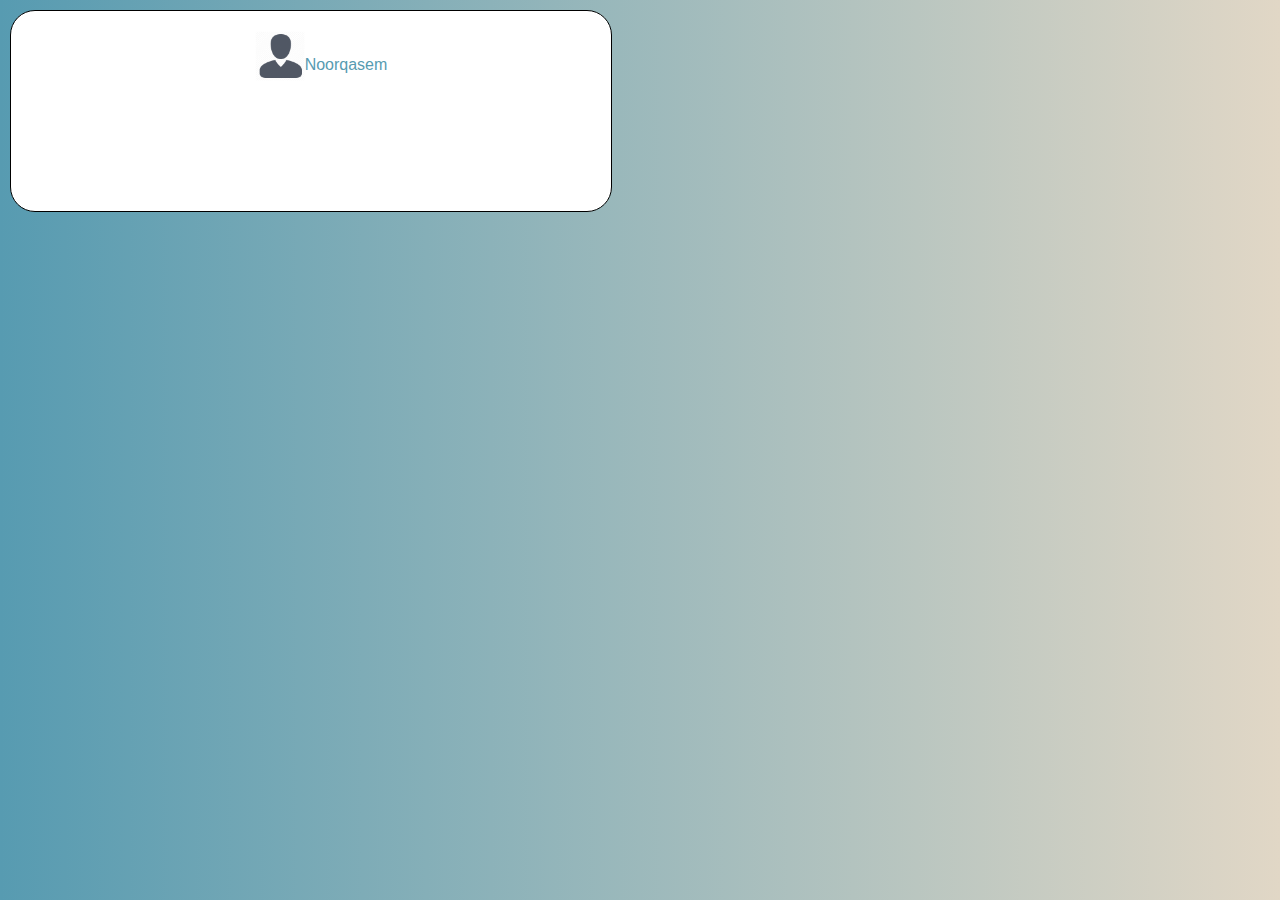
<file: profile.html>
<!DOCTYPE html>
<html lang="en">

<head>
    <meta charset="UTF-8">
    <meta name="viewport" content="width=device-width, initial-scale=1.0">
    <title>About us</title>
    <link rel="stylesheet" href="profile.css">
</head>

<body>
    <div class="d1">
           <a href="profile.html"
          ><div class="image">
            <img src="user-login-icon-14.png" alt="Notfound" />
          </div>
        </a> <br>
        <p class="username" >Noorqasem</p>
       
      
  
</body>

</html>
</file>
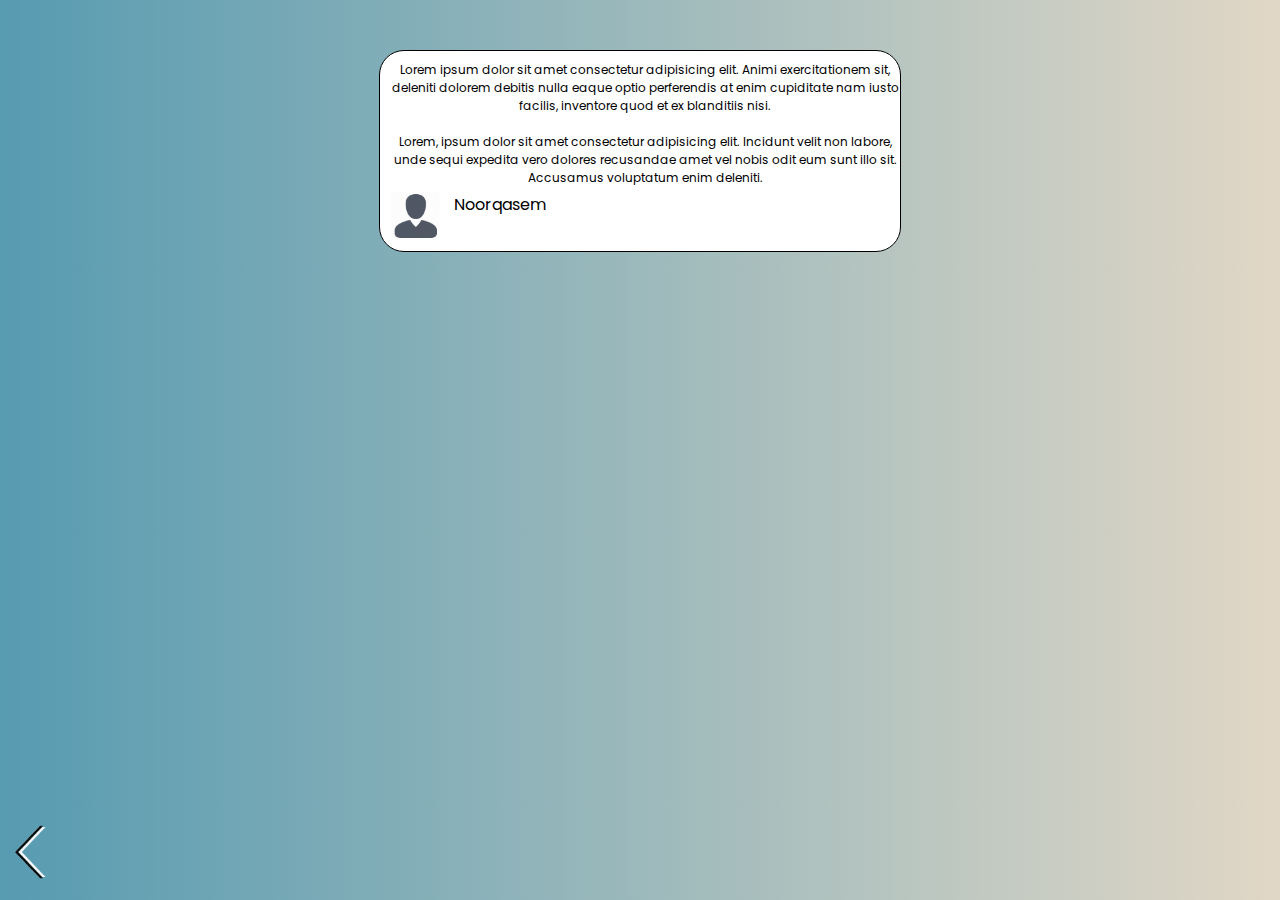
<file: reply.html>
<!DOCTYPE html>
<head>
 <meta charset="UTF-8">
<title>CSS</title>
<link rel="stylesheet" href="reply.css">
 
</head>
<body >



    
 
    <div class="gg">

     <div class="block">
        <div class="text">Lorem ipsum dolor sit amet consectetur adipisicing elit. Animi exercitationem sit, deleniti dolorem debitis nulla eaque optio perferendis at enim cupiditate nam iusto facilis, inventore quod et ex blanditiis nisi.
            <br> <br> Lorem, ipsum dolor sit amet consectetur adipisicing elit. Incidunt velit non labore, unde sequi expedita vero dolores recusandae amet vel nobis odit eum sunt illo sit. Accusamus voluptatum enim deleniti.</div>
            <p class="username">Noorqasem</p>
            <div class="image"><img src="user-login-icon-14.png" alt=""></div>
    <div class="stars"></div>
    </div>
    
 </div>

<a href="index.html"><div class="next"><img src="ydDD9hnRfzi.png" alt=""></a>
</div> 
</body>



 







</html>
</file>
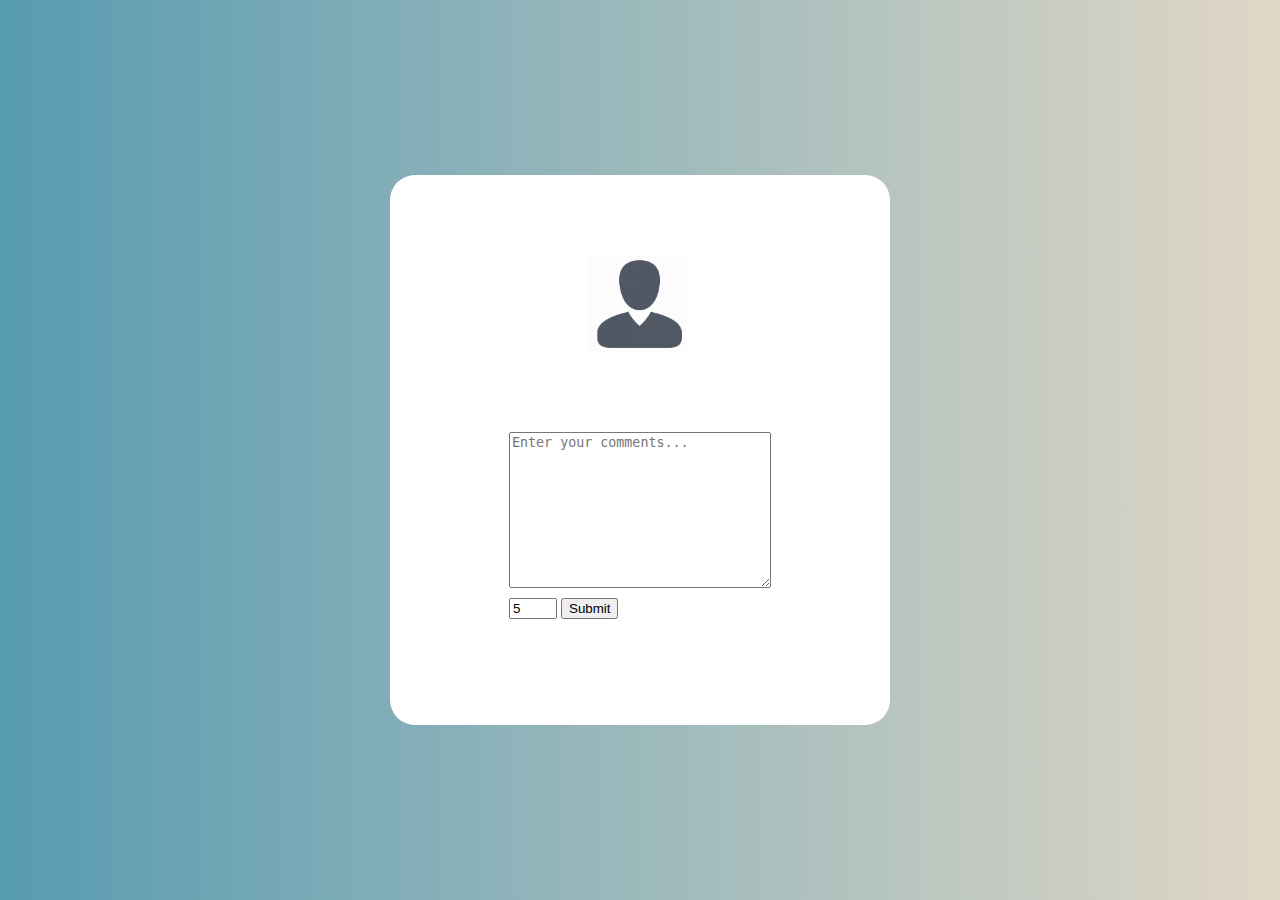
<file: review.html>
<!DOCTYPE html>
<html lang="en">

<head>
    <meta charset="UTF-8">
    <meta name="viewport" content="width=device-width, initial-scale=1.0">
    <title>Review</title>
    <link rel="stylesheet" href="review.css">
</head>

<body>
    <div class="gg">
        <div class="d1">
            <a href="profile.html">
                <div class="image">
                    <img src="user-login-icon-14.png" alt="Notfound" />  
                    
               
            </a> 
            <form action="" >
             <textarea name="" id="textareabox" cols="30" rows="10" placeholder="Enter your comments..."></textarea>
             <br>
            <input type="number" placeholder="" max="5" min="0" value="5" id="num" >
            <input type="submit" onclick="getText(),setText(),save()"></form> <center><p id="textc" style="color: black; "value="Noor"></p></center>
        </div> </div>   

    </div>
    <script>
 

        function getText(){
        
            var text=document.getElementById("textareabox").value;
            var number=document.getElementById("num").value;

            alert("Your Comments: "+text+"\nYour rating: "+number);
            if(number>3){
                console.log("Thank you pro");
                document.getElementById("textc").innerHTML="THenk you";
 

            }else{

                document.getElementById("textc").innerHTML="Please give me your point in the email",1000;
             }
        }
        function setText(){
             alert("This Text Will be Added");  
        }
        function save(){

        }
        
        </script>
</body>

</html>
</file>
<file: index.css>
@import url("https://fonts.googleapis.com/css?family=Poppins:400,500,600,700&display=swap");
@import url("https://fonts.googleapis.com/css2?family=Lobster&display=swap");

* {
  margin: 0;
}
.website-name,
.flexbox-container {
  justify-content: center;
  display: flex;
  align-items: center;
  justify-content: space-between;
  align-items: first baseline;
  margin-left: 50px;
  margin-right: 50px;
  margin-top: 20px;
  /* width: 100%; */
  height: 58px;
}
.flexbox-container2 {
  display: flex;
  align-items: center;
  margin: 0px;
  margin-bottom: 50px;
  padding: 0px;
  margin-right: 22.5%;
  margin-left: 22.5%;
}

.flexbox-item2 {
  margin: 0px;
  margin-right: 20px;
  margin-left: 20px;
}

.flexbox-item2-1 h1 {
  margin: 0px;
  font-family: "Lobster", sans-serif;
  color: #524d4b;
  font-size: 100px;
}

.flexbox-item2-2 p {
  margin: 0px;
}

.scroll-container {
  margin: 0px;
  padding: 0px;
  width: 100%;
  overflow: hidden;
  white-space: nowrap;
}

.scroll-content {
  display: flex;
  animation: scroll 50s linear infinite;
}

.scroll-container img {
  border-radius: 5px;
  width: 80vw;
  height: 400px;
  object-fit: contain;
  justify-self: center;
  margin-right: 10px;
}

@keyframes scroll {
  0% {
    transform: translateX(0%);
  }
  100% {
    transform: translateX(-166.3%);
  }
}

/* .website-name{
  margin: 0;
  color: #f8f4ea;
  text-decoration: none;
  font-size:30px;
}
nav a {
  color: #f8f4ea;
  text-decoration: none;
  font-size:25px;
} */

.flexbox-item-2 {
  flex-grow: 1;
  margin-left: 50px;
  margin-right: 50px;
}
nav {
  margin-top: 25px;
  display: flex;
  justify-content: space-evenly;
}
.search .in {
  /* border: 1px solid black; */
  border: none;

  border-radius: 5px;
  height: 30px;
  width: 290px;
  position: relative;
  left: 10px;
}
.searchicon {
  padding: 2px;
  border-radius: 100%;
  position: relative;
  left: 6px;
}
.search {
  top: -5px;
  position: relative;
  background-color: white;
  height: 45px;
  width: 340px;
  border-radius: 50px;
  display: flex;
  align-items: center;
  justify-content: start;
}

.website-name {
  color: #f8f4ea;
  text-decoration: none;
  font-size: 30px;
}
nav a {
  color: #f8f4ea;
  text-decoration: none;
  font-size: 25px;
}
.current-page {
  color: #5f4637;
  text-decoration: underline;
  font-weight: bold;
}

.login-button {
  display: inline-block;
  padding: 10px 20px;
  font-size: 13px;
  text-align: center;
  text-decoration: none;
  cursor: pointer;
  border-radius: 10px;
  background-color: #ece8dd;
  color: black;
  font-weight: bold;
  border: 1px solid #000000;
}

.login-button:hover {
  background-color: #9f9c95;
}

.login-button:focus {
  outline: none;
  box-shadow: 0 0 5px #579bb1;
}

.flexbox-item-4 {
  width: 10%;
  align-self: flex-end;
  position: relative;
  top: 12px;
}
.invisible-box {
  margin-right: 6px;
  width: 50%;
  height: 84%;
  position: absolute;
  top: 6px;
  right: 0;
  cursor: pointer;
}

.invisible-link {
  display: block;
  width: 100%;
  height: 100%;
  position: absolute;
  top: 0;
  left: 0;
  opacity: 0;
}

.hamburger-menu {
  display: flex;
  flex-direction: column;
  align-items: flex-end;
}

.bar1 {
  width: 45px;
  height: 4px;
  background-color: #000000;
  border-radius: 10px;
  margin: 4px;
}

.bar2 {
  width: 30px;
  height: 4px;
  background-color: #000000;
  border-radius: 10px;
  margin: 4px;
}

.Divider {
  position: relative;
  left: 50%;
  transform: translateX(-50%);
  margin-top: 50px;
  margin-bottom: 50px;
  width: 94.5%;
  height: 2px;
  background-color: #31241e;
  border-radius: 3px;
}

.cheek:hover {
  color: #31241e;
  font-weight: bold;
}
.d1 {
  background-color: white;

  border: solid 1px rgb(0, 0, 0);
  max-height: 500px;
  height: 200px;
  max-width: 700px;
  width: 600px;
  margin: 10px;
  overflow: hidden;
  border-radius: 25px;

  background-repeat: no-repeat;
  float: inline-start;
}
.gg {
  /*display: flex;
  width: 1100px;
  flex-wrap: wrap;
  margin-left:  150px; 
  justify-content: space-between;*/
  display: flex;
  flex-wrap: wrap;
  display: flex;
  justify-content: center;
  padding: 10px;
  margin: 50px 30px 15px;
  margin-left: 50px;
}
.gg .d1 .username {
  display: flex;
  max-width: 200px;
  position: relative;
  justify-content: center;
  color: #579bb1;
  /* background-color: #000000; */
  float: none;
  bottom: -45px;
  right: -10px;
}
.text {
  color: #000;
  text-align: center;
  margin: 10px;
}

body,
html {
  height: 100%;
  width: 100%;
  background: linear-gradient(to right, #579bb1, #e1d7c6);
  margin: 0;
  font-family: "Poppins", sans-serif;
  color: #f8f4ea;
}
.image img {
  position: relative;
  display: flex;

  left: 10px;
  bottom: -20px;
  width: 50px;
}
.reply {
  position: relative;
  float: right;
  font-weight: bold;
  color: #000000 !important;
  bottom: -40px;
  right: 20px;
}
@media (max-width: 450px) {
  .gg .block2,
  .gg .block {
    width: calc(50%);
  }
  .text {
    font-size: 10px;
    overflow: hidden;
  }
}
@media (min-width: 450px) {
  .gg .block2,
  .gg .block {
    width: calc(50%);
  }
  .text {
    font-size: 14px;
    overflow: hidden;
  }
}
/*Small Screens*/
@media (min-width: 650px) and (max-width: 900px) {
  .gg .block2,
  .gg .block {
    width: calc(50%);
  }
  .text {
    font-size: 17px;

    overflow: hidden;
  }
}

@media (min-width: 900px) {
  .gg .block2,
  .gg .block {
    width: calc(500px);
    overflow: hidden;
  }
  .text {
    font-size: 17px;

    overflow: hidden;
  }
}
@media (min-width: 1200px) {
  .text {
    font-size: 17px;

    overflow: hidden;
  }
}
body {
  font-family: Arial, sans-serif;
  margin: 0;
  padding: 0;
}

header {
  background-color: #333;
  padding: 15px;
  color: white;
  text-align: center;
}

#menu-icon {
  font-size: 24px;
  cursor: pointer;
  padding: 10px;
  background-color: #333;
  color: white;
  border: none;
  outline: none;
}

#side-menu {
  height: 100%;
  width: 0;
  position: fixed;
  top: 0;
  left: 0;
  background-color: #111;
  overflow-x: hidden;
  transition: 0.5s;
  padding-top: 60px;
}

#side-menu a {
  padding: 15px;
  text-decoration: none;
  font-size: 18px;
  color: #818181;
  display: block;
  transition: 0.3s;
}

#side-menu a:hover {
  color: #f1f1f1;
}

#close-btn {
  position: absolute;
  top: 0;
  right: 15px;
  font-size: 30px;
  margin-left: 50px;
  cursor: pointer;
  color: white;
}

#main {
  transition: margin-left 0.5s;
  padding: 16px;
}
.website-name .search .in:hover {
  color: #ff0000 !important;
  background-color: #ffffff;
  border: none;
}

.website-name .search .in:focus {
  border: #ffffff solid 0px;
  background-color: #ffffff;
}

.textbody {
  height: auto;
  width: 100%;
  margin-inline-start: 0;
  display: grid;
  grid-row: auto;
}

.project {
  background-color: turquoise;
  width: 250px;
  height: 240px;
}
.descrtion {
}
a::first-line {
  color: #31241e;
}
.Footer_n {
  align-items: center;
  display: flex;
  justify-content: space-around;
  padding: 100px;
  flex-direction: row;
  border-radius: 0 0 15px 15px;
  background-color: #333;
}
.Footer_n .Footer_Email {
}
.Footer_n .Footer_Email1 {
}
.Footer_n .Footer_Email2 {
}
.Footer_n .Footer_contact h4 {
  color: #ff0000;
  text-transform: uppercase;
  font-family: "Segoe UI", Tahoma, Geneva, Verdana, sans-serif;
}
.Footer_n .Footer_contact p {
  margin: 5px;
}

/* input:{

  border: none;
} */
/* a{

  font-style: italic;
  line-height: 10px;
  letter-spacing: 10px;
   
} */
</file>
<file: about.css>
@import url("https://fonts.googleapis.com/css?family=Poppins:400,500,600,700&display=swap");
* {
  margin: 0;
}
body,
html {
  height: 100%;
  width: 100%;
  background: linear-gradient(to right, #579bb1, #e1d7c6);
  margin: 0;
  font-family: "Poppins", sans-serif;
  color: #f8f4ea;
}
.website-name,
.flexbox-container {
  
  justify-content: center;
  display: flex;
  align-items: center;
  justify-content: space-between;
  align-items: first baseline;
  margin-left: 50px;
  margin-right: 50px;
   margin-top: 20px;
  /* width: 100%; */
  height: 58px;
}

.flexbox-item {
  margin: 0px;
  padding: 0px;
}

.flexbox-item-1 {
  width: fit-content;
  font-size: 43px;
  font-weight: bold;
}
.website-name {
  margin: 0;
}

.flexbox-item-2 {
  flex-grow: 1;
  margin-left: 50px;
  margin-right: 50px;
}
nav {
  margin-top: 25px;
  display: flex;
  justify-content: space-evenly;
}
.website-name{
  color: #f8f4ea;
  text-decoration: none;
  font-size:30px;
}
nav a {
  color: #f8f4ea;
  text-decoration: none;
  font-size:25px;
}
.current-page {
  color: #5f4637;
  text-decoration: underline;
  font-weight: bold;
}

.login-button {
  display: inline-block;
  padding: 10px 20px;
  font-size: 13px;
    text-align: center;
  text-decoration: none;
  cursor: pointer;
  border-radius: 10px;
  background-color: #ece8dd;
  color: black;
  font-weight: bold;
  border: 1px solid #000000;
}

.login-button:hover {
  background-color: #9f9c95;
}

.login-button:focus {
  outline: none;
  box-shadow: 0 0 5px #579bb1;
}

.flexbox-item-4 {
  width: 10%;
  align-self: flex-end;
  position: relative;
  top: 12px;
}
.invisible-box {
  margin-right: 6px;
  width: 50%;
  height: 84%;
  position: absolute;
  top: 6px;
  right: 0;
  cursor: pointer;
}

.invisible-link {
  display: block;
  width: 100%;
  height: 100%;
  position: absolute;
  top: 0;
  left: 0;
  opacity: 0;
}

.hamburger-menu {
  display: flex;
  flex-direction: column;
  align-items: flex-end;
}

.bar1 {
  width: 45px;
  height: 4px;
  background-color: #000000;
  border-radius: 10px;
  margin: 4px;
}

.bar2 {
  width: 30px;
  height: 4px;
  background-color: #000000;
  border-radius: 10px;
  margin: 4px;
}

.Divider {
  position: relative;
  left: 50%;
  transform: translateX(-50%);
  margin-top: 50px;
  margin-bottom: 50px;
  width: 94.5%;
  height: 2px;
  background-color: #31241e;
  border-radius: 3px;
}

.aboutus{
    margin-left: 5%;
    margin-right: 5%;
}

h1{
    font-size: 43px;
}

.aboutus p {
    font-size: 30px;
}
.cheek:hover{
  color: #31241e;
  font-weight: bold;
  }
  .Footer_n {
    align-items: center;
    display: flex;
    justify-content: space-around;
    padding: 100px;
    flex-direction: row;
    border-radius: 0 0 15px 15px;
    background-color: #333;
  }
  .Footer_n .Footer_Email {
  }
  .Footer_n .Footer_Email1 {
  }
  .Footer_n .Footer_Email2 {
  }
  .Footer_n .Footer_contact h4 {
    color: #ff0000;
    text-transform: uppercase;
    font-family: "Segoe UI", Tahoma, Geneva, Verdana, sans-serif;
  }
  .Footer_n .Footer_contact p {
    margin: 5px;
  }
</file>
<file: contact.css>
@import url("https://fonts.googleapis.com/css?family=Poppins:400,500,600,700&display=swap");

body,
html {
  height: 100%;
  width: 100%;
  background: linear-gradient(to right, #579bb1, #e1d7c6);
  margin: 0;
   font-family: "Poppins", sans-serif;
  color: #f8f4ea;
}
.website-name,
.flexbox-container {
  justify-content: center;
  display: flex;
  align-items: center;
  justify-content: space-between;
  align-items: first baseline;
  margin-left: 50px;
  margin-right: 50px;
   margin-top: 20px;
  /* width: 100%; */
  height: 58px;

}

.flexbox-item {
  margin: 0px;
  padding: 0px;
}

.flexbox-item-1 {
  width: fit-content;
  font-size: 43px;
  font-weight: bold;
}
.website-name {
  margin: 0;
}

.flexbox-item-2 {
  flex-grow: 1;
  margin-left: 50px;
  margin-right: 50px;
}
nav {
  margin-top: 25px;
  display: flex;
  justify-content: space-evenly;
}
.website-name{
  color: #f8f4ea;
  text-decoration: none;
  font-size:30px;
}
nav a {
  color: #f8f4ea;
  text-decoration: none;
  font-size:25px;
}
.current-page {
  color: #5f4637;
  text-decoration: underline;
  font-weight: bold;
}

.login-button {
  display: inline-block;
  padding: 10px 20px;
  font-size: 13px;
    text-align: center;
  text-decoration: none;
  cursor: pointer;
  border-radius: 10px;
  background-color: #ece8dd;
  color: black;
  font-weight: bold;
  border: 1px solid #000000;
}

.login-button:hover {
  background-color: #9f9c95;
}

.login-button:focus {
  outline: none;
  box-shadow: 0 0 5px #579bb1;
}

.flexbox-item-4 {
  width: 10%;
  align-self: flex-end;
  position: relative;
  top: 12px;
}
.invisible-box {
  margin-right: 6px;
  width: 50%;
  height: 84%;
  position: absolute;
  top: 6px;
  right: 0;
  cursor: pointer;
}

.invisible-link {
  display: block;
  width: 100%;
  height: 100%;
  position: absolute;
  top: 0;
  left: 0;
  opacity: 0;
}

.hamburger-menu {
  display: flex;
  flex-direction: column;
  align-items: flex-end;
}

.bar1 {
  width: 45px;
  height: 4px;
  background-color: #000000;
  border-radius: 10px;
  margin: 4px;
}

.bar2 {
  width: 30px;
  height: 4px;
  background-color: #000000;
  border-radius: 10px;
  margin: 4px;
}

.Divider {
  position: relative;
  left: 50%;
  transform: translateX(-50%);
  margin-top: 50px;
  margin-bottom: 50px;
  width: 94.5%;
  height: 2px;
  background-color: #31241e;
  border-radius: 3px;
}

.flexbox-container2 {
  display: flex;
  justify-content: space-between;
  margin-left: 100px;
  margin-right: 100px;
  margin-top: 20px;
}

.flexbox-item2 {
  margin: 0px;
  padding: 0px;
}

.flexbox-item2-1 {
  width: 47%;
}

.flexbox-item2-1 h1 {
  font-size: 34px;
}

.flexbox-item2-1 h2 {
  font-size: 28px;
}

.flexbox-item2-1 p {
  font-size: 20px;
}

.email {
  color: #f8f4ea;
  text-decoration: none;
  font-size: 20px;
}

.email:hover {
  text-decoration: underline;
}

.flexbox-item2-2 {
  width: 47%;
}

form {
  display: flex;
  align-items: center;
  flex-direction: column;
}

input {
  margin: 10px;
}

::placeholder {
  position: relative;
  top: 2px;
  left: 0.3%;
  color: black;
  font-size: large;
  font-family: "Poppins", sans-serif;
  font-weight: bold;
}

form input,
form textarea {
  width: 80%;
  height: 0px;
  padding: 30px;
  background-color: #ece8dd;
  border: 2px solid black;
  border-radius: 10px;
}

form input:focus,
form textarea:focus {
  outline: none;
  box-shadow: 0 0 10px #579bb1;
}

form input:focus::placeholder,
form textarea:focus::placeholder {
  color: #ece8dd;
}

form #message {
  max-width: 80%;
  min-width: 80%;
  max-height: 157px;
  min-height: 157px;
  margin-top: 10px;
  margin-bottom: 10px;
  padding-top: 23px;
  padding-bottom: 23px;
}

form #message::placeholder {
  position: relative;
  left: 0.3%;
  top: -6px;
}

form #submit {
  padding: 0px;
  height: 60px;
  position: relative;
  right: 38px;
  width: 25%;
  align-self: flex-end;
  text-align: center;
}

#submit {
  font-family: "Poppins", sans-serif;
  font-size: large;
  font-weight: bold;
  padding: 30px 20px;
  cursor: pointer;
}

#submit:hover {
  background-color: #b9b5ad;
}
.cheek:hover{
  color: #31241e;
  font-weight: bold;
  }
  .Footer_n {
    align-items: center;
    display: flex;
    justify-content: space-around;
    padding: 100px;
    flex-direction: row;
    border-radius: 0 0 15px 15px;
    background-color: #333;
  }
  .Footer_n .Footer_Email {
  }
  .Footer_n .Footer_Email1 {
  }
  .Footer_n .Footer_Email2 {
  }
  .Footer_n .Footer_contact h4 {
    color: #ff0000;
    text-transform: uppercase;
    font-family: "Segoe UI", Tahoma, Geneva, Verdana, sans-serif;
  }
  .Footer_n .Footer_contact p {
    margin: 5px;
  }
</file>
<file: login.css>
@import url("https://fonts.googleapis.com/css?family=Poppins:400,500,600,700&display=swap");


.Arrow{
  height: 100px;
  width: 100px;
  position: relative;
  margin: 30px;
  /* top: 100%; */
  /* background-color: #000;
  height: 100px;
  width: 100px;
 position: relative;
 justify-content: start;
 padding: 10px;
 background-color: white;
 border: 1px solid black;
 width: 50%;
 height: 180px;
 border-radius: 25px;
 position: relative;
 width: 100%;
 margin: 50px 30px 15px;
     margin-left: 50px;
     overflow: hidden;
     justify-content: center; */
}
.gg{
position: absolute;
  display: flex;
    width: 100%;
    flex-wrap: wrap;
    
}
* {
  margin: 0;
  padding: 0;
  box-sizing: border-box;
  font-family: "Poppins", sans-serif;
}
  html,  
 body {
  /* display: grid; */
  height: 100%;
  width: 100%;
  margin: 0;
  /* place-items: center; */
  background: linear-gradient(to right, #579bb1, #e1d7c6);
}

::selection {
  background: #579bb1;
  color: #fff;
}

.wrapper {
  overflow: hidden;
  max-width: 390px;
  background: #ece8dd;
  padding: 30px;
  border-radius: 15px;
  box-shadow: 0px 15px 20px rgba(0, 0, 0, 0.1);
  position: absolute;
  top: 50%;
  left: 50%;
  transform: translate(-50%, -50%);
}

.wrapper .title-text {
  display: flex;
  width: 200%;
}

.wrapper .title {
  width: 50%;
  font-size: 35px;
  font-weight: 600;
  text-align: center;
  transition: all 0.6s cubic-bezier(0.68, -0.55, 0.265, 1.55);
}

.wrapper .slide-controls {
  position: relative;
  display: flex;
  height: 50px;
  width: 100%;
  overflow: hidden;
  margin: 30px 0 10px 0;
  justify-content: space-between;
  border: 1px solid lightgrey;
  border-radius: 15px;
}

.slide-controls .slide {
  height: 100%;
  width: 100%;
  color: #fff;
  font-size: 18px;
  font-weight: 500;
  text-align: center;
  line-height: 48px;
  cursor: pointer;
  z-index: 1;
  transition: all 0.6s ease;
}

.slide-controls label.signup {
  color: #000;
}

.slide-controls .slider-tab {
  position: absolute;
  height: 100%;
  width: 50%;
  left: 0;
  z-index: 0;
  border-radius: 15px;
  background: linear-gradient(to right, #579bb1, #e1d7c6);
  transition: all 0.6s cubic-bezier(0.68, -0.55, 0.265, 1.55);
}

input[type="radio"] {
  display: none;
}

#signup:checked ~ .slider-tab {
  left: 50%;
}

#signup:checked ~ label.signup {
  color: #fff;
  cursor: default;
  user-select: none;
}

#signup:checked ~ label.login {
  color: #000;
}

#login:checked ~ label.signup {
  color: #000;
}

#login:checked ~ label.login {
  cursor: default;
  user-select: none;
}

.wrapper .form-container {
  width: 100%;
  overflow: hidden;
}

.form-container .form-inner {
  display: flex;
  width: 200%;
}

.form-container .form-inner form {
  width: 50%;
  transition: all 0.6s cubic-bezier(0.68, -0.55, 0.265, 1.55);
}

.form-inner form .field {
  height: 50px;
  width: 100%;
  margin-top: 20px;
}

.form-inner form .field input {
  height: 100%;
  width: 100%;
  outline: none;
  padding-left: 15px;
  border-radius: 15px;
  border: 1px solid lightgrey;
  border-bottom-width: 2px;
  font-size: 17px;
  transition: all 0.3s ease;
}

.form-inner form .field input:focus {
  border-color: #579bb1;
}

.form-inner form .field input::placeholder {
  color: #999;
  transition: all 0.3s ease;
}

form .field input:focus::placeholder {
  color: #579bb1;
}

.form-inner form .pass-link {
  margin-top: 5px;
}

.form-inner form .signup-link {
  text-align: center;
  margin-top: 30px;
}

.form-inner form .pass-link a,
.form-inner form .signup-link a {
  color: #579bb1;
  text-decoration: none;
}

.form-inner form .pass-link a:hover,
.form-inner form .signup-link a:hover {
  text-decoration: underline;
}

form .btn {
  height: 50px;
  width: 100%;
  border-radius: 15px;
  position: relative;
  overflow: hidden;
}

form .btn .btn-layer {
  height: 100%;
  width: 300%;
  position: absolute;
  left: -100%;
  background: linear-gradient(to right, #579bb1, #e1d7c6);
  border-radius: 15px;
  transition: all 0.4s ease;
}

form .btn:hover .btn-layer {
  left: 0;
}

form .btn input[type="submit"] {
  height: 100%;
  width: 100%;
  z-index: 1;
  position: relative;
  background: none;
  border: none;
  color: #fff;
  padding-left: 0;
  border-radius: 15px;
  font-size: 20px;
  font-weight: 500;
  cursor: pointer;
}
</file>
<file: profile.css>
body,
html {
  height: 100%;
  width: 100%;
  background: linear-gradient(to right, #579bb1, #e1d7c6);
  margin: 0;
  font-family: "Poppins", sans-serif;
  color: #f8f4ea;
}
 
* {
  margin: 0;
}
.website-name,
.flexbox-container {
  justify-content: center;
  display: flex;
  align-items: center;
  justify-content: space-between;
  align-items: first baseline;
  margin-left: 50px;
  margin-right: 50px;
  margin-top: 20px;
  /* width: 100%; */
  height: 58px;
}
.flexbox-container2 {
  display: flex;
  align-items: center;
  margin: 0px;
  margin-bottom: 50px;
  padding: 0px;
  margin-right: 22.5%;
  margin-left: 22.5%;
}

.flexbox-item2 {
  margin: 0px;
  margin-right: 20px;
  margin-left: 20px;
}

.flexbox-item2-1 h1 {
  margin: 0px;
  font-family: "Lobster", sans-serif;
  color: #524d4b;
  font-size: 100px;
}

.flexbox-item2-2 p {
  margin: 0px;
}

.scroll-container {
  margin: 0px;
  padding: 0px;
  width: 100%;
  overflow: hidden;
  white-space: nowrap;
}

.scroll-content {
  display: flex;
  animation: scroll 50s linear infinite;
}

.scroll-container img {
  border-radius: 5px;
  width: 80vw;
  height: 400px;
  object-fit: contain;
  justify-self: center;
  margin-right: 10px;
}

@keyframes scroll {
  0% {
    transform: translateX(0%);
  }
  100% {
    transform: translateX(-166.3%);
  }
}

/* .website-name{
  margin: 0;
  color: #f8f4ea;
  text-decoration: none;
  font-size:30px;
}
nav a {
  color: #f8f4ea;
  text-decoration: none;
  font-size:25px;
} */

.flexbox-item-2 {
  flex-grow: 1;
  margin-left: 50px;
  margin-right: 50px;
}
nav {
  margin-top: 25px;
  display: flex;
  justify-content: space-evenly;
}
.search .in {
  /* border: 1px solid black; */
  border: none;

  border-radius: 5px;
  height: 30px;
  width: 290px;
  position: relative;
  left: 10px;
}
.searchicon {
  padding: 2px;
  border-radius: 100%;
  position: relative;
  left: 6px;
}
.search {
  top: -5px;
  position: relative;
  background-color: white;
  height: 45px;
  width: 340px;
  border-radius: 50px;
  display: flex;
  align-items: center;
  justify-content: start;
}

.website-name {
  color: #f8f4ea;
  text-decoration: none;
  font-size: 30px;
}
nav a {
  color: #f8f4ea;
  text-decoration: none;
  font-size: 25px;
}
.current-page {
  color: #5f4637;
  text-decoration: underline;
  font-weight: bold;
}

.login-button {
  display: inline-block;
  padding: 10px 20px;
  font-size: 13px;
  text-align: center;
  text-decoration: none;
  cursor: pointer;
  border-radius: 10px;
  background-color: #ece8dd;
  color: black;
  font-weight: bold;
  border: 1px solid #000000;
}

.login-button:hover {
  background-color: #9f9c95;
}

.login-button:focus {
  outline: none;
  box-shadow: 0 0 5px #579bb1;
}

.flexbox-item-4 {
  width: 10%;
  align-self: flex-end;
  position: relative;
  top: 12px;
}
.invisible-box {
  margin-right: 6px;
  width: 50%;
  height: 84%;
  position: absolute;
  top: 6px;
  right: 0;
  cursor: pointer;
}

.invisible-link {
  display: block;
  width: 100%;
  height: 100%;
  position: absolute;
  top: 0;
  left: 0;
  opacity: 0;
}

.hamburger-menu {
  display: flex;
  flex-direction: column;
  align-items: flex-end;
}

.bar1 {
  width: 45px;
  height: 4px;
  background-color: #000000;
  border-radius: 10px;
  margin: 4px;
}

.bar2 {
  width: 30px;
  height: 4px;
  background-color: #000000;
  border-radius: 10px;
  margin: 4px;
}

.Divider {
  position: relative;
  left: 50%;
  transform: translateX(-50%);
  margin-top: 50px;
  margin-bottom: 50px;
  width: 94.5%;
  height: 2px;
  background-color: #31241e;
  border-radius: 3px;
}

.cheek:hover {
  color: #31241e;
  font-weight: bold;
}
.d1 {
  background-color: white;
display: flex;
justify-content: center;
  border: solid 1px rgb(0, 0, 0);
  max-height: 500px;
  height: 200px;
  max-width: 700px;
  width: 600px;
  margin: 10px;
  overflow: hidden;
  border-radius: 25px;

  background-repeat: no-repeat;
  float: inline-start;
}
.gg {
  /*display: flex;
  width: 1100px;
  flex-wrap: wrap;
  margin-left:  150px; 
  justify-content: space-between;*/
  display: flex;
  flex-wrap: wrap;
  display: flex;
  justify-content: center;
  padding: 10px;
  margin: 50px 30px 15px;
  margin-left: 50px;
}
  .d1 .username {
  display: flex;
  max-width: 200px;
  position: relative;
  justify-content: center;
  color: #579bb1;
  /* background-color: #000000; */
  float: none;
  bottom: -45px;
  right: -10px;
}
.text {
  color: #000;
  text-align: center;
  margin: 10px;
}

body,
html {
  height: 100%;
  width: 100%;
  background: linear-gradient(to right, #579bb1, #e1d7c6);
  margin: 0;
  font-family: "Poppins", sans-serif;
  color: #f8f4ea;
}
.image img {
  position: relative;
  display: flex;

  left: 10px;
  bottom: -20px;
  width: 50px;
}
.reply {
  position: relative;
  float: right;
  font-weight: bold;
  color: #000000 !important;
  bottom: -40px;
  right: 20px;
}
@media (max-width: 450px) {
  .gg .block2,
  .gg .block {
    width: calc(50%);
  }
  .text {
    font-size: 10px;
    overflow: hidden;
  }
}
@media (min-width: 450px) {
  .gg .block2,
  .gg .block {
    width: calc(50%);
  }
  .text {
    font-size: 14px;
    overflow: hidden;
  }
}
/*Small Screens*/
@media (min-width: 650px) and (max-width: 900px) {
  .gg .block2,
  .gg .block {
    width: calc(50%);
  }
  .text {
    font-size: 17px;

    overflow: hidden;
  }
}

@media (min-width: 900px) {
  .gg .block2,
  .gg .block {
    width: calc(500px);
    overflow: hidden;
  }
  .text {
    font-size: 17px;

    overflow: hidden;
  }
}
@media (min-width: 1200px) {
  .text {
    font-size: 17px;

    overflow: hidden;
  }
}
body {
  font-family: Arial, sans-serif;
  margin: 0;
  padding: 0;
}

header {
  background-color: #333;
  padding: 15px;
  color: white;
  text-align: center;
}

#menu-icon {
  font-size: 24px;
  cursor: pointer;
  padding: 10px;
  background-color: #333;
  color: white;
  border: none;
  outline: none;
}

#side-menu {
  height: 100%;
  width: 0;
  position: fixed;
  top: 0;
  left: 0;
  background-color: #111;
  overflow-x: hidden;
  transition: 0.5s;
  padding-top: 60px;
}

#side-menu a {
  padding: 15px;
  text-decoration: none;
  font-size: 18px;
  color: #818181;
  display: block;
  transition: 0.3s;
}

#side-menu a:hover {
  color: #f1f1f1;
}

#close-btn {
  position: absolute;
  top: 0;
  right: 15px;
  font-size: 30px;
  margin-left: 50px;
  cursor: pointer;
  color: white;
}

#main {
  transition: margin-left 0.5s;
  padding: 16px;
}
.website-name .search .in:hover {
  color: #ff0000 !important;
  background-color: #ffffff;
  border: none;
}

.website-name .search .in:focus {
  border: #ffffff solid 0px;
  background-color: #ffffff;
}

.textbody {
  height: auto;
  width: 100%;
  margin-inline-start: 0;
  display: grid;
  grid-row: auto;
}

.project {
  background-color: turquoise;
  width: 250px;
  height: 240px;
}
.descrtion {
}
a::first-line {
  color: #31241e;
}
.Footer_n {
  align-items: center;
  display: flex;
  justify-content: space-around;
  padding: 100px;
  flex-direction: row;
  border-radius: 0 0 15px 15px;
  background-color: #333;
}
.Footer_n .Footer_Email {
}
.Footer_n .Footer_Email1 {
}
.Footer_n .Footer_Email2 {
}
.Footer_n .Footer_contact h4 {
  color: #ff0000;
  text-transform: uppercase;
  font-family: "Segoe UI", Tahoma, Geneva, Verdana, sans-serif;
}
.Footer_n .Footer_contact p {
  margin: 5px;
}

/* input:{

  border: none;
} */
/* a{

  font-style: italic;
  line-height: 10px;
  letter-spacing: 10px;
   
} */
</file>
<file: reply.css>
@import url("https://fonts.googleapis.com/css?family=Poppins:400,500,600,700&display=swap");
body{
  height: 100%;
  width: 100%;
  background: linear-gradient(to right, #579bb1, #e1d7c6);
  margin: 0;
  font-family: "Poppins", sans-serif;
  color: #f8f4ea;
}
.gg{
/*display: flex;
    width: 1100px;
    flex-wrap: wrap;
    margin-left:  150px; 
    justify-content: space-between;*/
    display: flex;
    width: 100%;
    flex-wrap: wrap;
   
    justify-content: center;
}
.next{

    top: 100px;
}
.gg .block .username{
    display: flex;
    max-width: 200px;
      position: relative;  
   justify-content: center;
   color: #000000;
    /* background-color: #000000; */
    float:  none ;
    bottom: -115px;
    right: -10px;
   }
   

.gg
.block2,
 .block{
    padding: 10px;
    background-color: white;
    border: 1px solid black;
    width: 100%;
    height: 180px;
    border-radius: 25px;
    position: relative;
    
    margin: 50px 30px 15px;
         overflow: hidden;
        justify-content: center;
    /*
padding: 10px;
background-color: white;
border: 1px solid black;
height: 180px;
    border-radius:25px; 
    position: relative;
    width: 100%;
    margin: 5px;*/

}
.text{
color: #000;
text-align: center;
position: absolute;
overflow: hidden;
}
img{
 position: absolute;
 
 left: 10px;
 bottom: 10px;
width: 50px;  
}
body{
background-color: rgb(39, 169, 108);
    /*width: 1200px;
    height: 1900px;*/
  

}
/*Mobile*/
@media(max-width:760px){


}
.parent {

 
    display: flex;
    flex-wrap: wrap;
    justify-content: space-between;
    }
    .parent div{
    padding: 20px;
    font-weight: bold;
    background-color: red;
        color: white;
        text-align: center;
        font-size: 20px;
        width: 100%;
        margin: 5px;
    }
    @media (max-width:768px) {
        .gg .block2, .gg .block{
            width: calc(50% );
              
    
        }
        .text{
                font-size: 10px;
                 overflow: hidden;
    }
    }
    /*Small Screens*/
@media (min-width:768px) and (max-width:991px){
    .gg .block2, .gg .block{
        width: calc(50% );
          

    }
    .text{
        font-size: 10px;

             overflow: hidden;
            }
}

@media(min-width:922px){
    .gg .block2,.gg .block{
        width: calc(500px );
        overflow: hidden;
    }
    .text{
        font-size: 12px;

             overflow: hidden;
            }
}
@media(min-width:1200px){

    .text{
        font-size: 12px;

             overflow: hidden;
            }
}

/*Small Screens
@media (min-width:768px) and (max-width:991px){
    .gg div{
        width: calc(50% - 10px);


    }

}

@media(min-width:922px){
    .gg div{
        width: calc(25% - 10px);
    }
}
@media(min-width:1200px){


}

*/
.cheek:hover{
    color: #000000;
    }
</file>
<file: review.css>
/* @import url("https://fonts.googleapis.com/css?family=Poppins:400,500,600,700&display=swap");
* {
  margin: 0;
}
body,
html {
     
        height: 1000px;
        width: 100%;
        background: linear-gradient(to right, #579bb1, #e1d7c6);
        margin: 0;
        font-family: "Poppins", sans-serif;
        color: #f8f4ea;
        display: flex;
        justify-content: center;
        align-items: center; /* Center vertically 
        flex-wrap: wrap;
    
    
 }

.image img {
    position: relative;
    display:flex;
    left: 10px;
    bottom: -20px;
    width: 50px;
  }
  .gg .d1 {
    background-color: white;
   height:550px ;
 width: 500px;
 border-radius: 25px;
  }
  .gg .d1{
position: relative;
justify-content: center;
display: flex;
  }
     .textreview{

display: flex;
justify-content: center;
position: relative;
 top: 20%;
 
  } */
  @import url("https://fonts.googleapis.com/css?family=Poppins:400,500,600,700&display=swap");

  * {
      margin: 0;
  }
  
  body,
  html {
      height: 100%;
      width: 100%;
      background: linear-gradient(to right, #579bb1, #e1d7c6);
      margin: 0;
      font-family: "Poppins", sans-serif;
      color: #f8f4ea;
      display: flex;
      justify-content: center;
      align-items: center; /* Center vertically */
  }
  
  .gg {
    position: relative;
      display: flex;
      justify-content: center;
  }
  
  .gg  {
      background-color: white;
      height: 550px;
      width: 500px;
      border-radius: 25px;
  }
  
  .gg .d1 .textreview {
      display: flex;
      justify-content: center;
    width: 300px;
    height: 100px;
     font-size: 16px;
     bottom: 30px;
     position: relative;
     background-color: #fff6f6;
     border: 1px solid black;
  }
  
   .image img {  
    display: flex;
    margin: 30%;
    position: relative;
    justify-content: center;
    width: 100px;
   height: 100px;
    
  }
</file>
